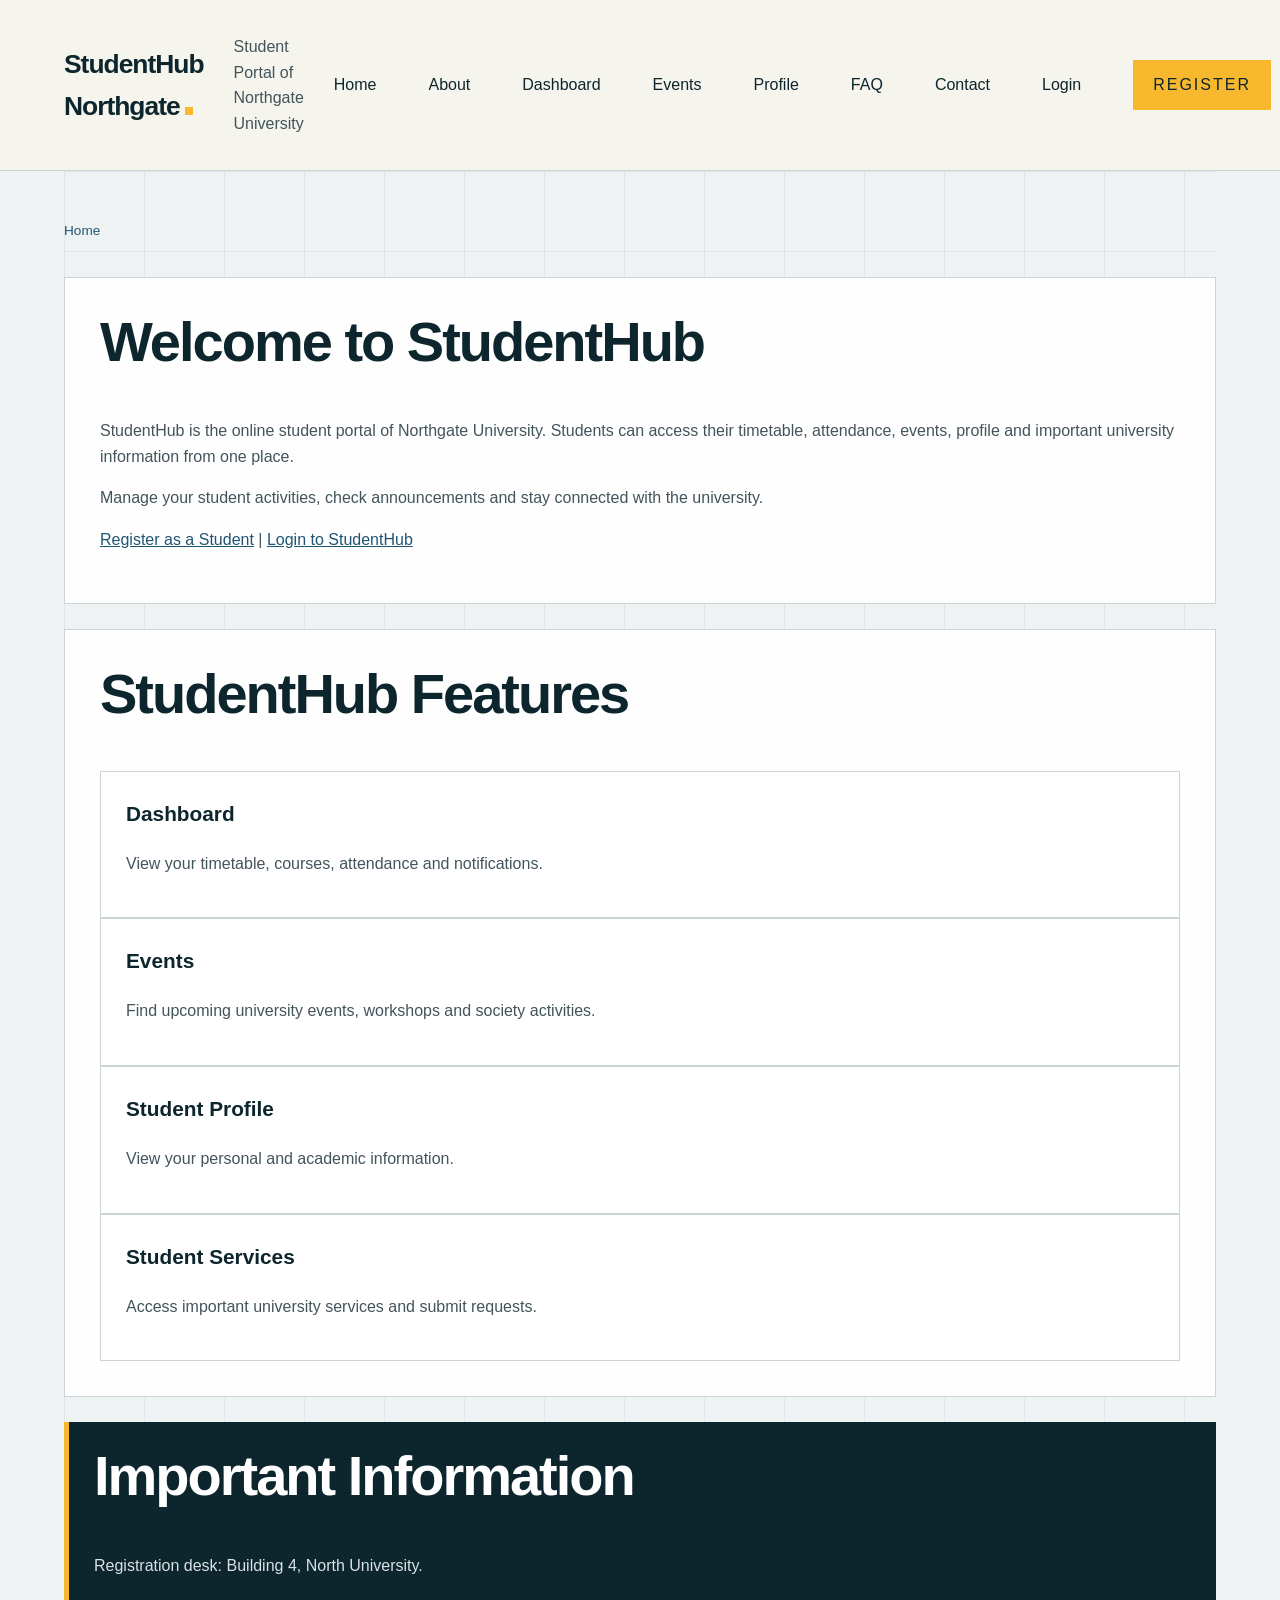
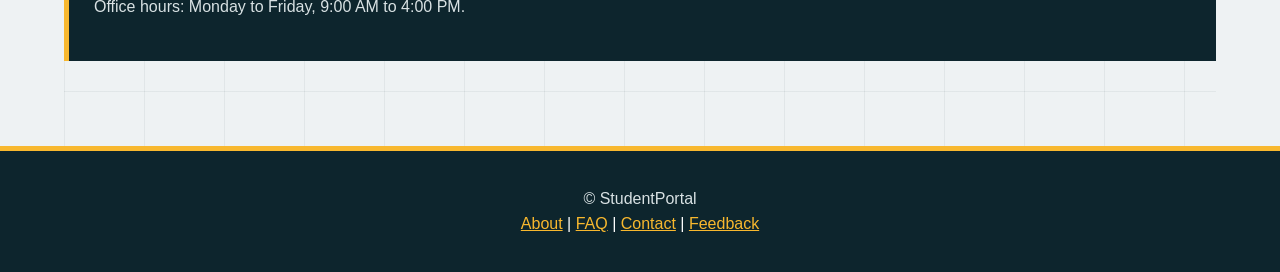
<file: index.html>
<!DOCTYPE html>
<html lang="en">

<head>
    <meta charset="UTF-8">
    <meta name="viewport" content="width=device-width, initial-scale=1.0">
    <title>StudentHub - Home</title>
    <link rel="stylesheet" href="css/style.css">
</head>

<body>

    <!-- Skip link for accessibility -->
    <a href="#main-content">Skip to main content</a>

    <!-- Header -->
    <header>
        <h1>StudentHub Northgate</h1>
        <p>Student Portal of Northgate University</p>

        <!-- Main Navigation -->
        <nav aria-label="Main Navigation">
            <a href="index.html">Home</a> |
            <a href="about.html">About</a> |
            <a href="dashboard.html">Dashboard</a> |
            <a href="events.html">Events</a> |
            <a href="profile.html">Profile</a> |
            <a href="faq.html">FAQ</a> |
            <a href="contact.html">Contact</a> |
            <a href="login.html">Login</a> |
            <a href="register.html">Register</a>
        </nav>
    </header>

    <!-- Main Content -->
    <main id="main-content">

        <!-- Breadcrumb -->
        <nav aria-label="Breadcrumb">
            <p>
                <a href="index.html">Home</a>
            </p>
        </nav>

        <!-- Welcome Section -->
        <section>
            <h2>Welcome to StudentHub</h2>

            <p>
                StudentHub is the online student portal of Northgate University.
                Students can access their timetable, attendance, events,
                profile and important university information from one place.
            </p>

            <p>
                Manage your student activities, check announcements and
                stay connected with the university.
            </p>

            <p>
                <a href="register.html">Register as a Student</a>
                |
                <a href="login.html">Login to StudentHub</a>
            </p>
        </section>

        <!-- Features -->
        <section>
            <h2>StudentHub Features</h2>

            <article>
                <h3>Dashboard</h3>
                <p>
                    View your timetable, courses, attendance and notifications.
                </p>
            </article>

            <article>
                <h3>Events</h3>
                <p>
                    Find upcoming university events, workshops and society
                    activities.
                </p>
            </article>

            <article>
                <h3>Student Profile</h3>
                <p>
                    View your personal and academic information.
                </p>
            </article>

            <article>
                <h3>Student Services</h3>
                <p>
                    Access important university services and submit requests.
                </p>
            </article>
        </section>

        <!-- Important Information -->
        <aside>
            <h2>Important Information</h2>

            <p>
                Registration desk: Building 4, North University.
            </p>

            <p>
                Office hours: Monday to Friday, 9:00 AM to 4:00 PM.
            </p>
        </aside>

    </main>

    <!-- Footer -->
    <footer>
        <p>&copy; StudentPortal</p>

        <nav aria-label="Footer Navigation">
            <a href="about.html">About</a> |
            <a href="faq.html">FAQ</a> |
            <a href="contact.html">Contact</a> |
            <a href="feedback.html">Feedback</a>
        </nav>
    </footer>

</body>

</html>
</file>
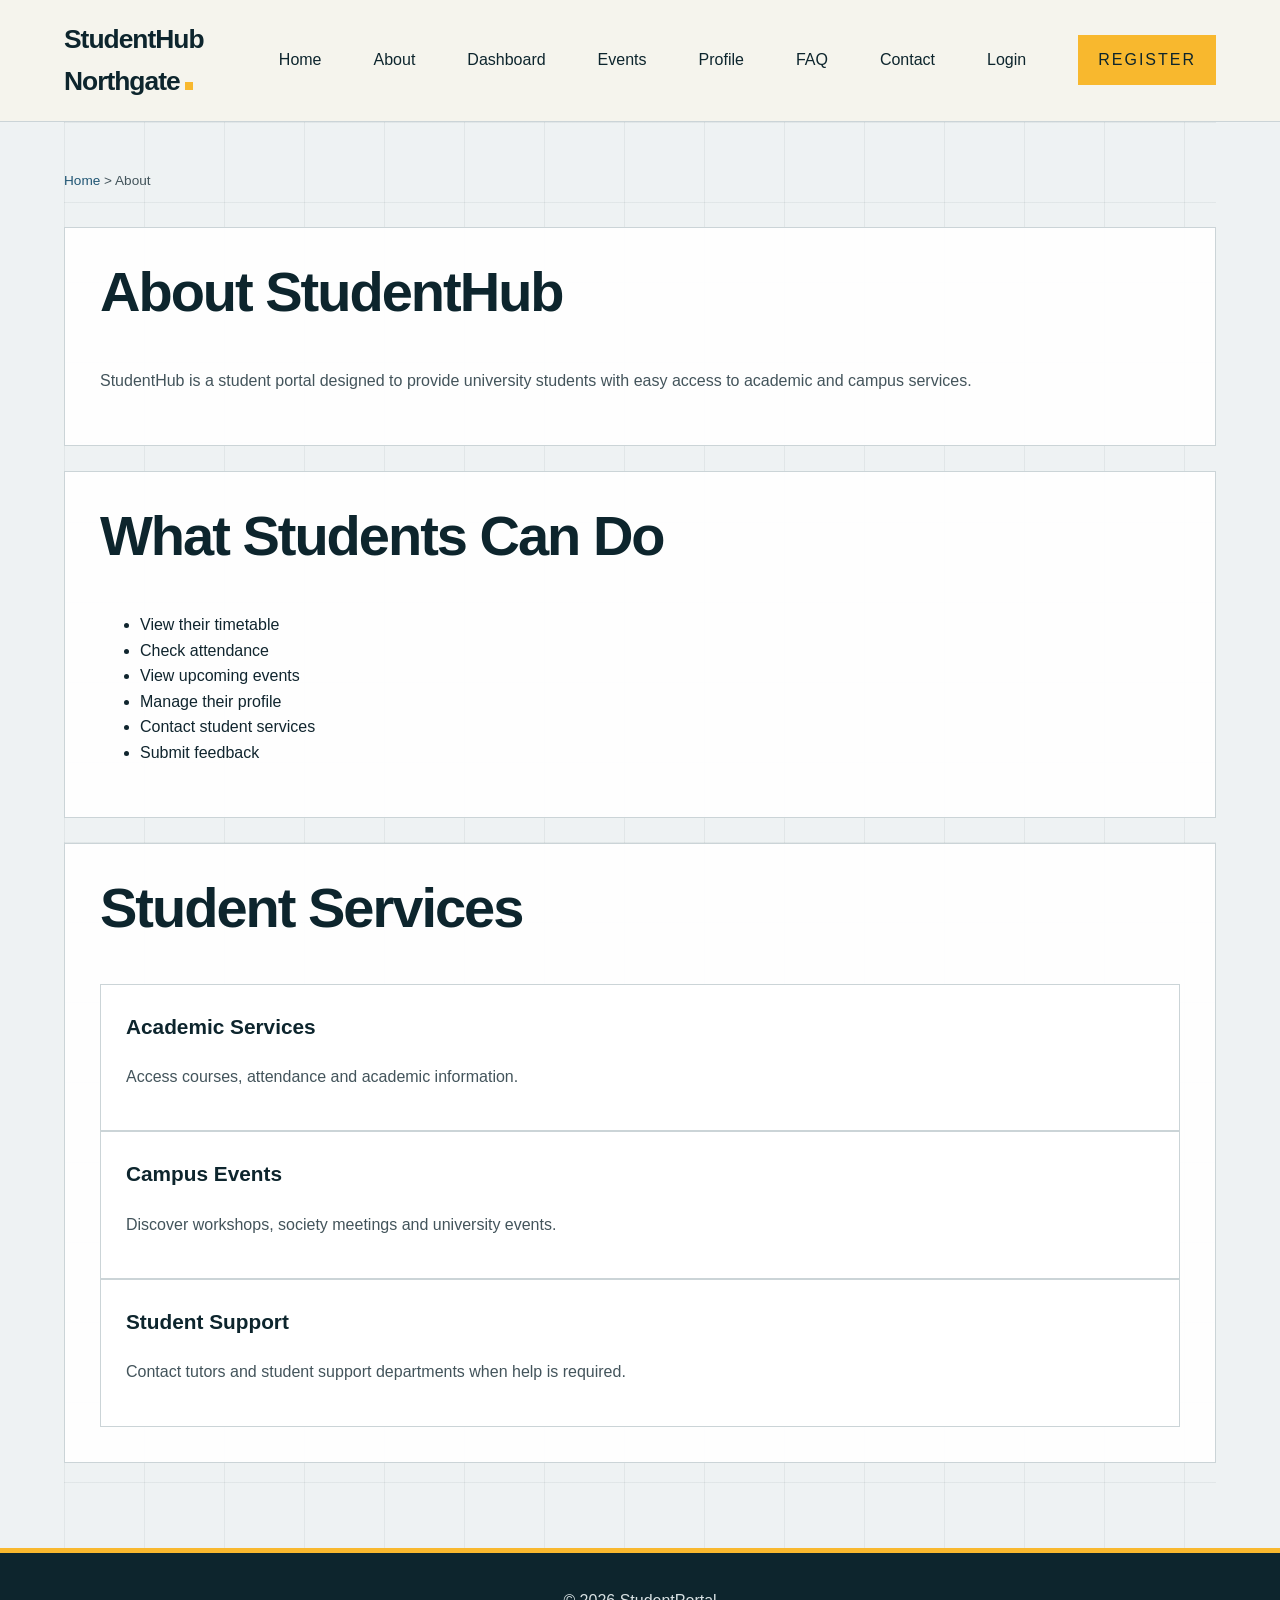
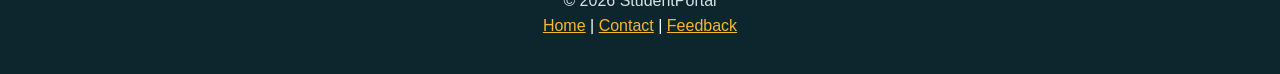
<file: about.html>
<!DOCTYPE html>
<html lang="en">

<head>
    <meta charset="UTF-8">
    <meta name="viewport" content="width=device-width, initial-scale=1.0">
    <title>About - StudentHub</title>
    <link rel="stylesheet" href="css/style.css">
</head>

<body>

    <a href="#main-content">Skip to main content</a>

    <header>
        <h1>StudentHub Northgate</h1>

        <nav aria-label="Main Navigation">
            <a href="index.html">Home</a> |
            <a href="about.html">About</a> |
            <a href="dashboard.html">Dashboard</a> |
            <a href="events.html">Events</a> |
            <a href="profile.html">Profile</a> |
            <a href="faq.html">FAQ</a> |
            <a href="contact.html">Contact</a> |
            <a href="login.html">Login</a> |
            <a href="register.html">Register</a>
        </nav>
    </header>

    <main id="main-content">

        <!-- Breadcrumb -->
        <nav aria-label="Breadcrumb">
            <p>
                <a href="index.html">Home</a> &gt; About
            </p>
        </nav>

        <section>
            <h2>About StudentHub</h2>

            <p>
                StudentHub is a student portal designed to provide
                university students with easy access to academic and
                campus services.
            </p>
        </section>

        <section>
            <h2>What Students Can Do</h2>

            <ul>
                <li>View their timetable</li>
                <li>Check attendance</li>
                <li>View upcoming events</li>
                <li>Manage their profile</li>
                <li>Contact student services</li>
                <li>Submit feedback</li>
            </ul>
        </section>

        <section>
            <h2>Student Services</h2>

            <article>
                <h3>Academic Services</h3>
                <p>
                    Access courses, attendance and academic information.
                </p>
            </article>

            <article>
                <h3>Campus Events</h3>
                <p>
                    Discover workshops, society meetings and university events.
                </p>
            </article>

            <article>
                <h3>Student Support</h3>
                <p>
                    Contact tutors and student support departments when help
                    is required.
                </p>
            </article>
        </section>

    </main>

    <footer>
        <p>&copy; 2026 StudentPortal</p>

        <nav aria-label="Footer Navigation">
            <a href="index.html">Home</a> |
            <a href="contact.html">Contact</a> |
            <a href="feedback.html">Feedback</a>
        </nav>
    </footer>

</body>

</html>
</file>
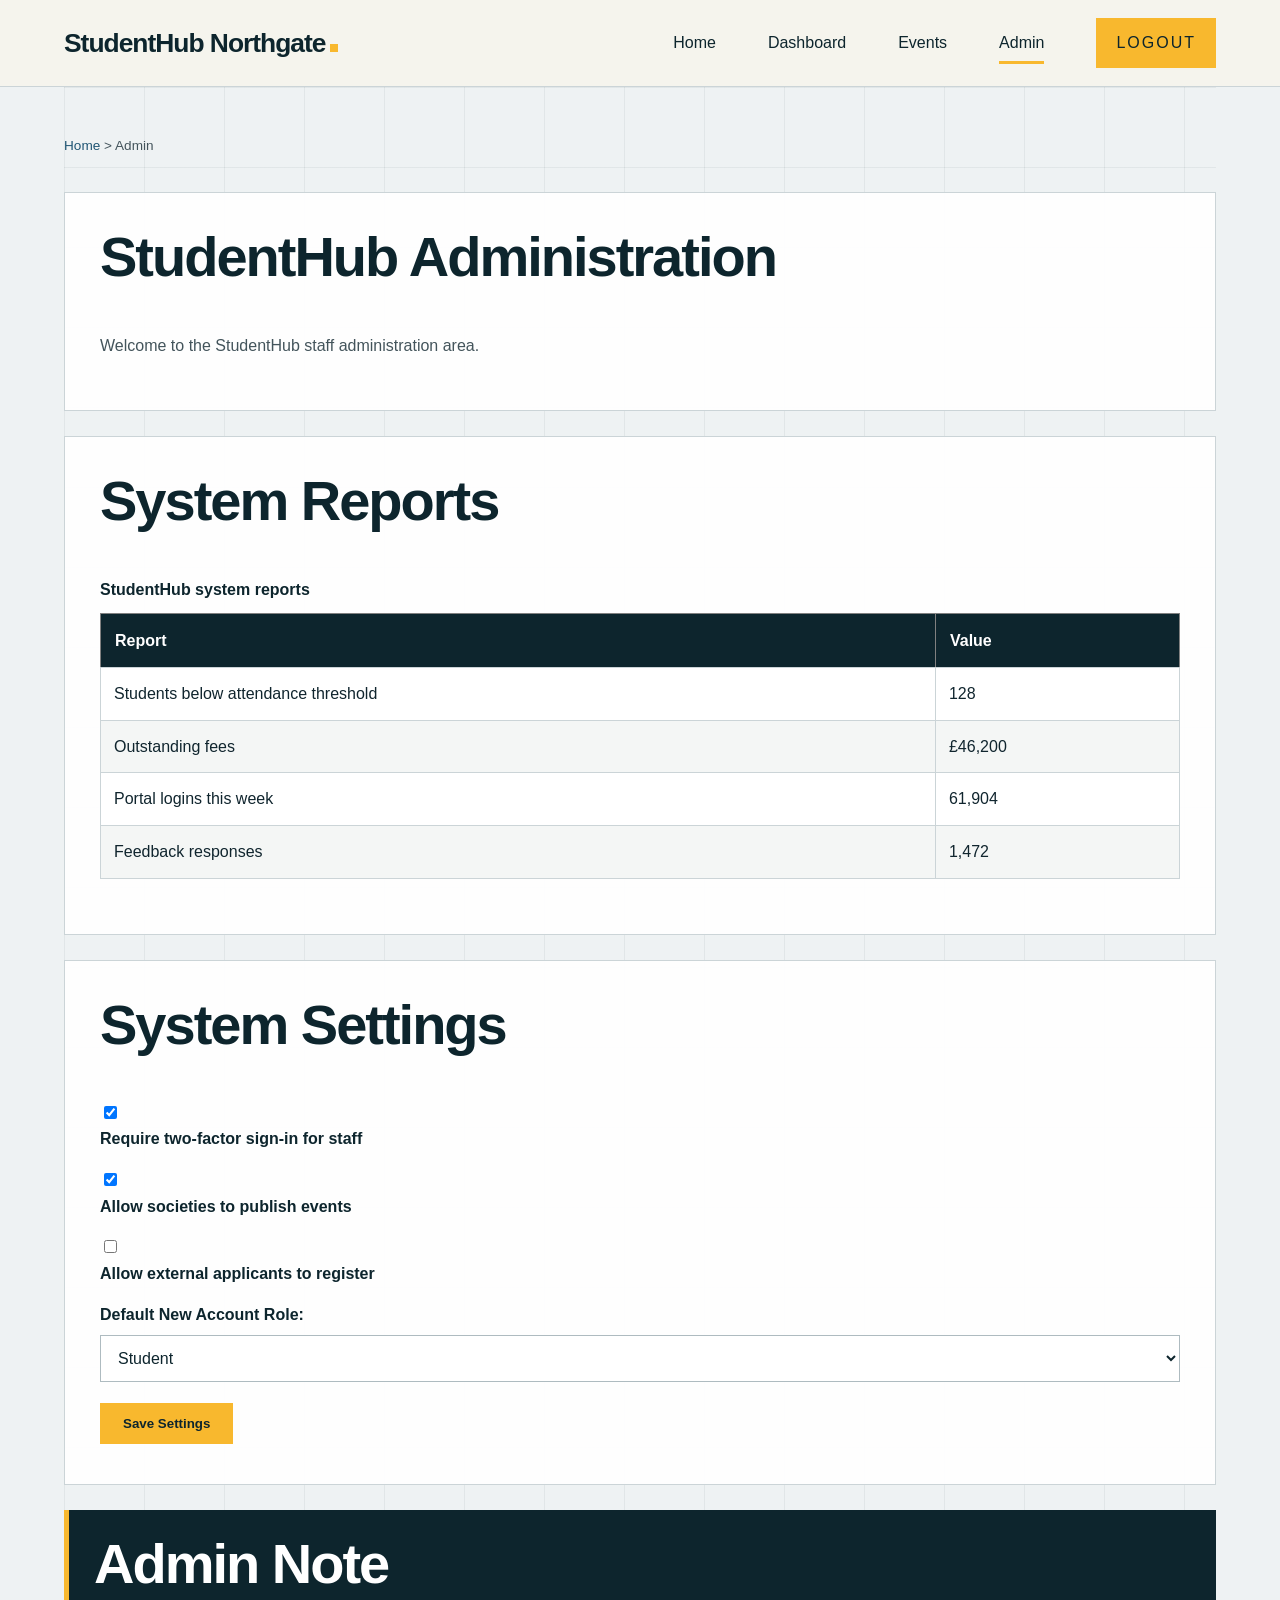
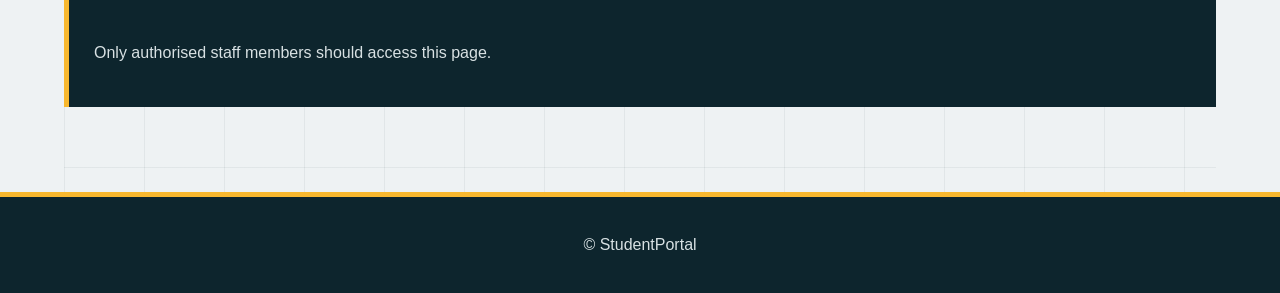
<file: admin.html>
<!DOCTYPE html>
<html lang="en">

<head>
    <meta charset="UTF-8">
    <meta name="viewport" content="width=device-width, initial-scale=1.0">
    <title>Admin - StudentHub</title>
    <link rel="stylesheet" href="css/style.css">
</head>

<body>

    <a href="#main-content">Skip to main content</a>

    <header>
        <h1>StudentHub Northgate</h1>

        <nav aria-label="Admin Navigation">
            <a href="index.html">Home</a> |
            <a href="dashboard.html">Dashboard</a> |
            <a href="events.html">Events</a> |
            <a href="admin.html" aria-current="page">Admin</a> |
            <a href="login.html">Logout</a>
        </nav>
    </header>

    <main id="main-content">

        <nav aria-label="Breadcrumb">
            <p>
                <a href="index.html">Home</a> &gt; Admin
            </p>
        </nav>

        <section>
            <h2>StudentHub Administration</h2>

            <p>
                Welcome to the StudentHub staff administration area.
            </p>
        </section>

        <section>
            <h2>System Reports</h2>

            <table border="1">
                <caption>StudentHub system reports</caption>

                <thead>
                    <tr>
                        <th>Report</th>
                        <th>Value</th>
                    </tr>
                </thead>

                <tbody>
                    <tr>
                        <td>Students below attendance threshold</td>
                        <td>128</td>
                    </tr>

                    <tr>
                        <td>Outstanding fees</td>
                        <td>£46,200</td>
                    </tr>

                    <tr>
                        <td>Portal logins this week</td>
                        <td>61,904</td>
                    </tr>

                    <tr>
                        <td>Feedback responses</td>
                        <td>1,472</td>
                    </tr>
                </tbody>
            </table>
        </section>

        <section>
            <h2>System Settings</h2>

            <form>

                <p>
                    <input type="checkbox" id="two-factor" name="two-factor" checked>

                    <label for="two-factor">
                        Require two-factor sign-in for staff
                    </label>
                </p>

                <p>
                    <input type="checkbox" id="events" name="events" checked>

                    <label for="events">
                        Allow societies to publish events
                    </label>
                </p>

                <p>
                    <input type="checkbox" id="registration" name="registration">

                    <label for="registration">
                        Allow external applicants to register
                    </label>
                </p>

                <p>
                    <label for="role">Default New Account Role:</label>

                    <select id="role" name="role">
                        <option>Student</option>
                        <option>Tutor</option>
                        <option>Registry</option>
                    </select>
                </p>

                <button type="submit">Save Settings</button>

            </form>
        </section>

        <aside>
            <h2>Admin Note</h2>
            <p>
                Only authorised staff members should access this page.
            </p>
        </aside>

    </main>

    <footer>
        <p>&copy; StudentPortal</p>
    </footer>

</body>

</html>
</file>
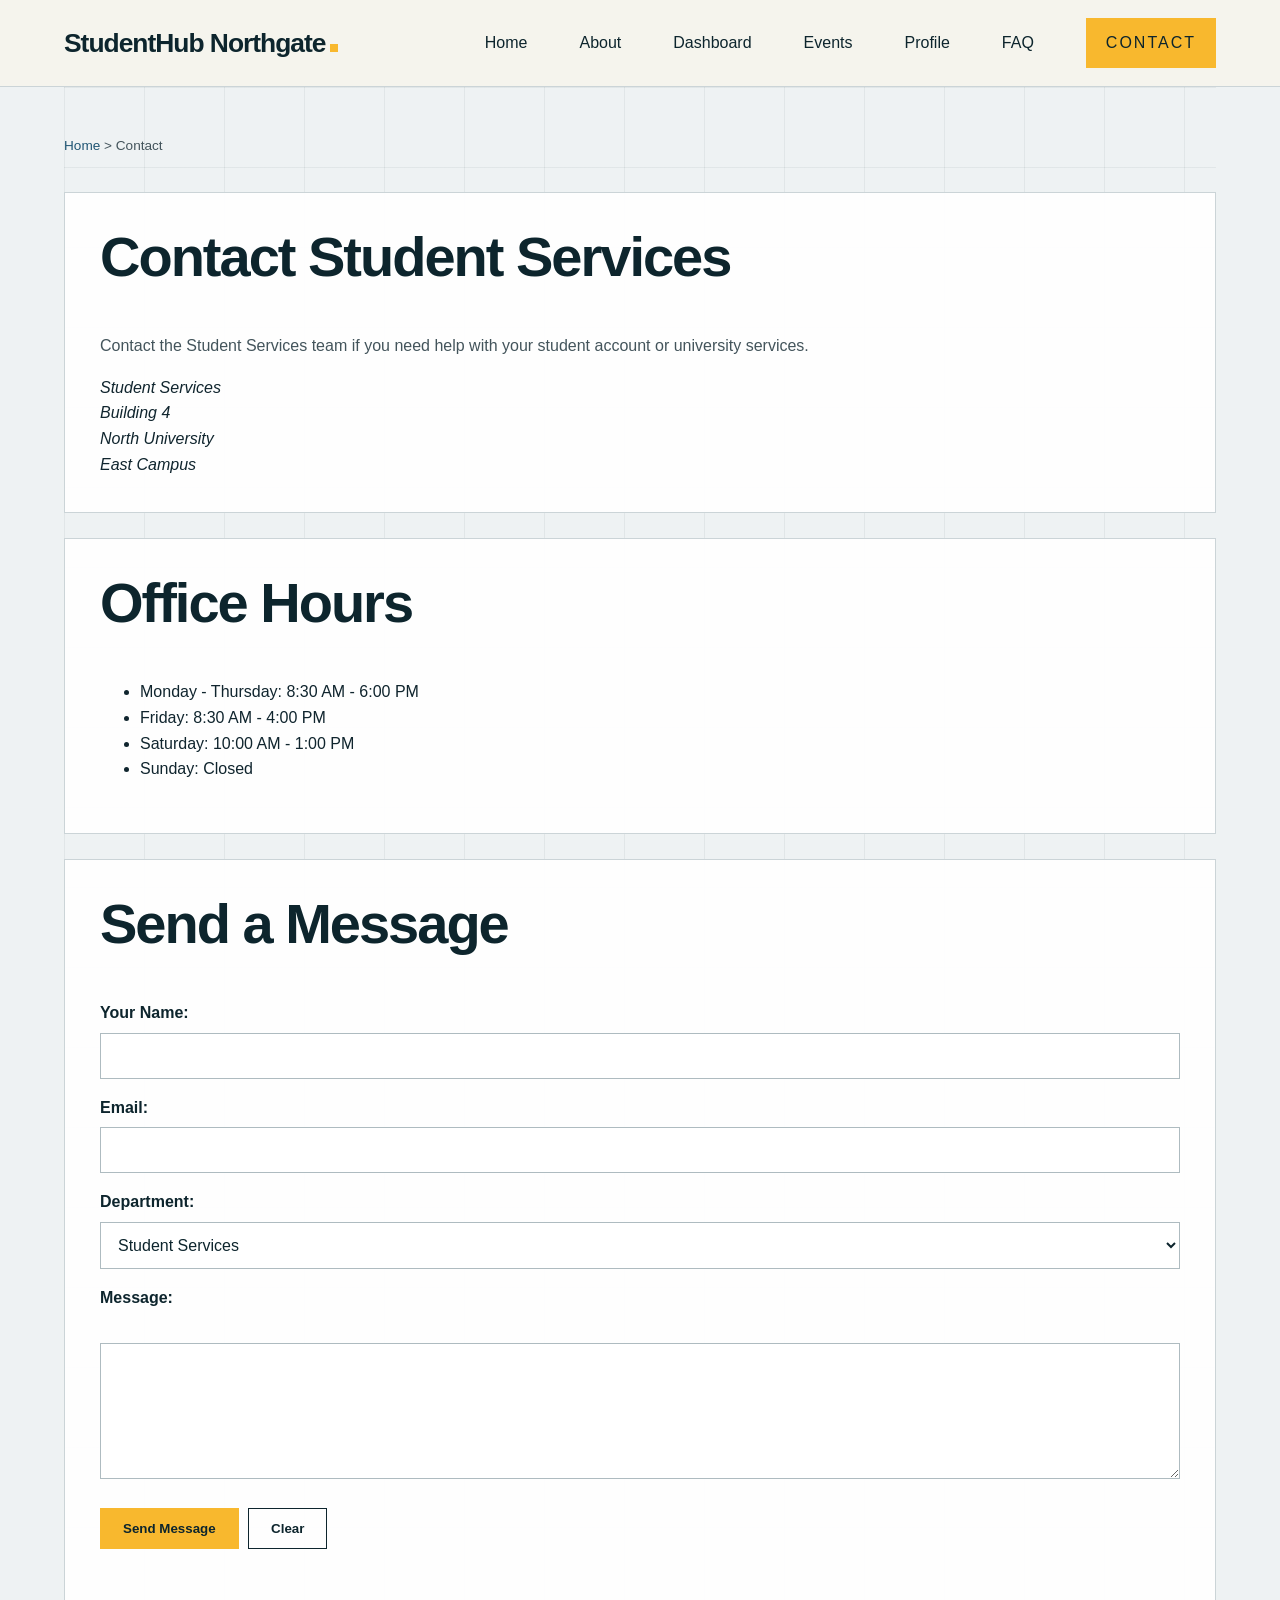
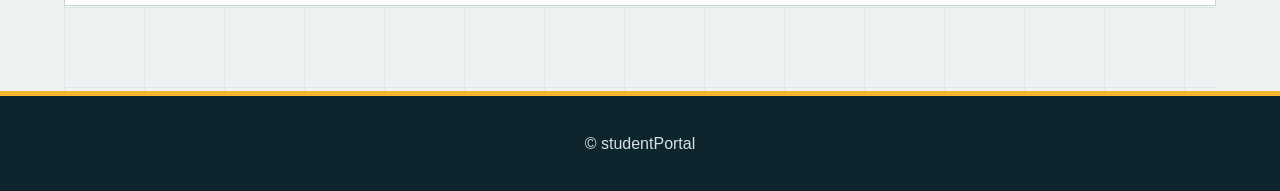
<file: contact.html>
<!DOCTYPE html>
<html lang="en">

<head>
    <meta charset="UTF-8">
    <meta name="viewport" content="width=device-width, initial-scale=1.0">
    <title>Contact - StudentHub</title>
    <link rel="stylesheet" href="css/style.css">
</head>

<body>

    <a href="#main-content">Skip to main content</a>

    <header>
        <h1>StudentHub Northgate</h1>

        <nav aria-label="Main Navigation">
            <a href="index.html">Home</a> |
            <a href="about.html">About</a> |
            <a href="dashboard.html">Dashboard</a> |
            <a href="events.html">Events</a> |
            <a href="profile.html">Profile</a> |
            <a href="faq.html">FAQ</a> |
            <a href="contact.html" aria-current="page">Contact</a>
        </nav>
    </header>

    <main id="main-content">

        <nav aria-label="Breadcrumb">
            <p>
                <a href="index.html">Home</a> &gt; Contact
            </p>
        </nav>

        <section>
            <h2>Contact Student Services</h2>

            <p>
                Contact the Student Services team if you need help
                with your student account or university services.
            </p>

            <address>
                Student Services<br>
                Building 4<br>
                North University<br>
                East Campus
            </address>
        </section>

        <section>
            <h2>Office Hours</h2>

            <ul>
                <li>Monday - Thursday: 8:30 AM - 6:00 PM</li>
                <li>Friday: 8:30 AM - 4:00 PM</li>
                <li>Saturday: 10:00 AM - 1:00 PM</li>
                <li>Sunday: Closed</li>
            </ul>
        </section>

        <section>
            <h2>Send a Message</h2>

            <form>

                <p>
                    <label for="name">Your Name:</label>
                    <input type="text" id="name" name="name" required>
                </p>

                <p>
                    <label for="email">Email:</label>
                    <input type="email" id="email" name="email" required>
                </p>

                <p>
                    <label for="department">Department:</label>

                    <select id="department" name="department">
                        <option value="student-services">Student Services</option>
                        <option value="academic">Academic Office</option>
                        <option value="library">Library</option>
                        <option value="accounts">Accounts Office</option>
                    </select>
                </p>

                <p>
                    <label for="message">Message:</label>
                    <br>
                    <textarea id="message" name="message" rows="6" cols="40" required></textarea>
                </p>

                <p>
                    <button type="submit">Send Message</button>
                    <button type="reset">Clear</button>
                </p>

            </form>
        </section>

    </main>

    <footer>
        <p>&copy; studentPortal</p>
    </footer>

</body>

</html>
</file>
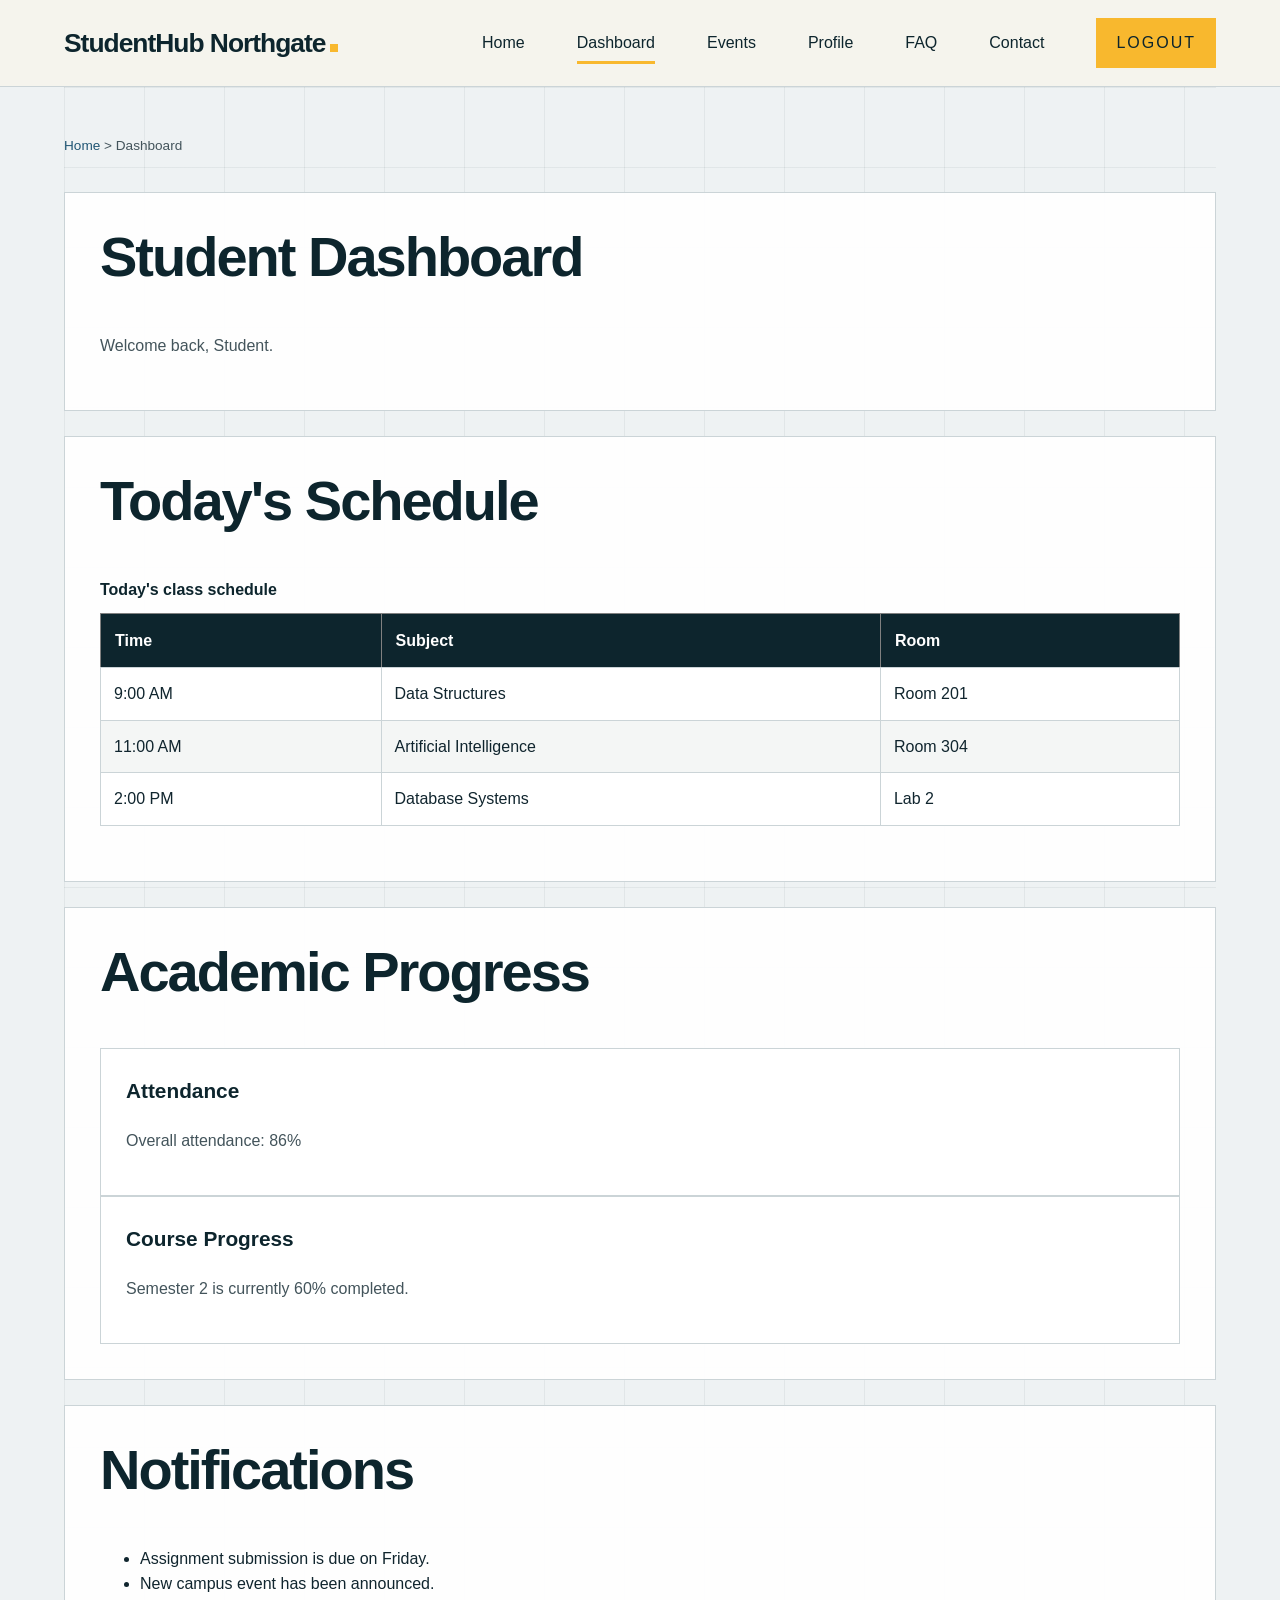
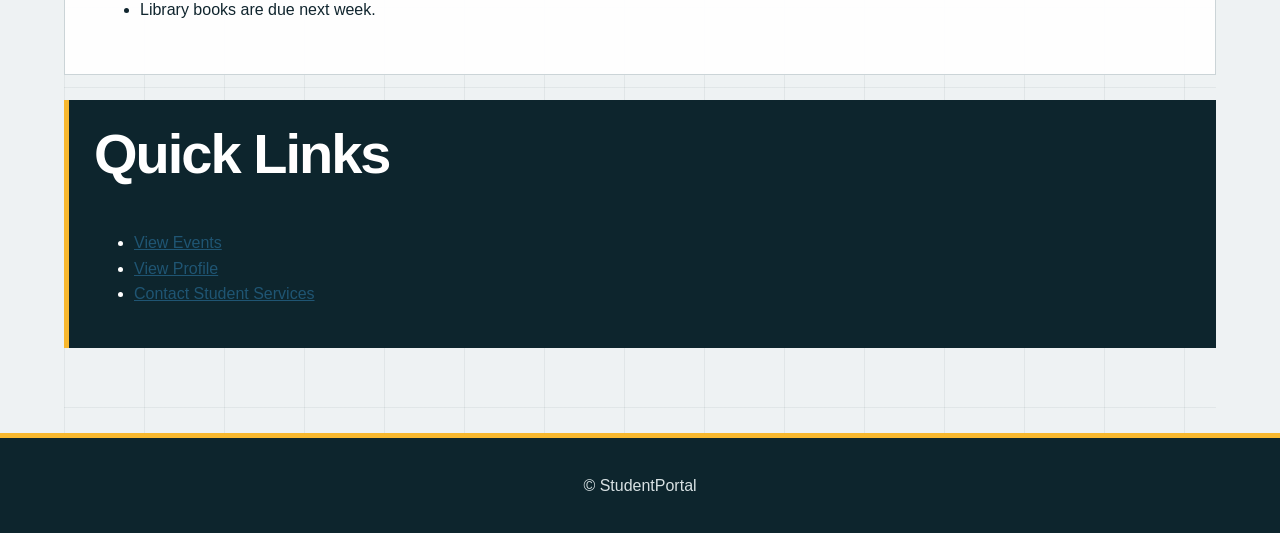
<file: dashboard.html>
<!DOCTYPE html>
<html lang="en">

<head>
    <meta charset="UTF-8">
    <meta name="viewport" content="width=device-width, initial-scale=1.0">
    <title>Dashboard - StudentHub</title>
    <link rel="stylesheet" href="css/style.css">
</head>

<body>

    <a href="#main-content">Skip to main content</a>

    <header>
        <h1>StudentHub Northgate</h1>

        <nav aria-label="Main Navigation">
            <a href="index.html">Home</a> |
            <a href="dashboard.html" aria-current="page">Dashboard</a> |
            <a href="events.html">Events</a> |
            <a href="profile.html">Profile</a> |
            <a href="faq.html">FAQ</a> |
            <a href="contact.html">Contact</a> |
            <a href="login.html">Logout</a>
        </nav>
    </header>

    <main id="main-content">

        <nav aria-label="Breadcrumb">
            <p>
                <a href="index.html">Home</a> &gt; Dashboard
            </p>
        </nav>

        <section>
            <h2>Student Dashboard</h2>

            <p>Welcome back, Student.</p>
        </section>

        <section>
            <h2>Today's Schedule</h2>

            <table border="1">
                <caption>Today's class schedule</caption>

                <thead>
                    <tr>
                        <th>Time</th>
                        <th>Subject</th>
                        <th>Room</th>
                    </tr>
                </thead>

                <tbody>
                    <tr>
                        <td>9:00 AM</td>
                        <td>Data Structures</td>
                        <td>Room 201</td>
                    </tr>

                    <tr>
                        <td>11:00 AM</td>
                        <td>Artificial Intelligence</td>
                        <td>Room 304</td>
                    </tr>

                    <tr>
                        <td>2:00 PM</td>
                        <td>Database Systems</td>
                        <td>Lab 2</td>
                    </tr>
                </tbody>
            </table>
        </section>

        <section>
            <h2>Academic Progress</h2>

            <article>
                <h3>Attendance</h3>
                <p>Overall attendance: 86%</p>
            </article>

            <article>
                <h3>Course Progress</h3>
                <p>Semester 2 is currently 60% completed.</p>
            </article>
        </section>

        <section>
            <h2>Notifications</h2>

            <ul>
                <li>Assignment submission is due on Friday.</li>
                <li>New campus event has been announced.</li>
                <li>Library books are due next week.</li>
            </ul>
        </section>

        <aside>
            <h2>Quick Links</h2>

            <ul>
                <li><a href="events.html">View Events</a></li>
                <li><a href="profile.html">View Profile</a></li>
                <li><a href="contact.html">Contact Student Services</a></li>
            </ul>
        </aside>

    </main>

    <footer>
        <p>&copy; StudentPortal</p>
    </footer>

</body>

</html>
</file>
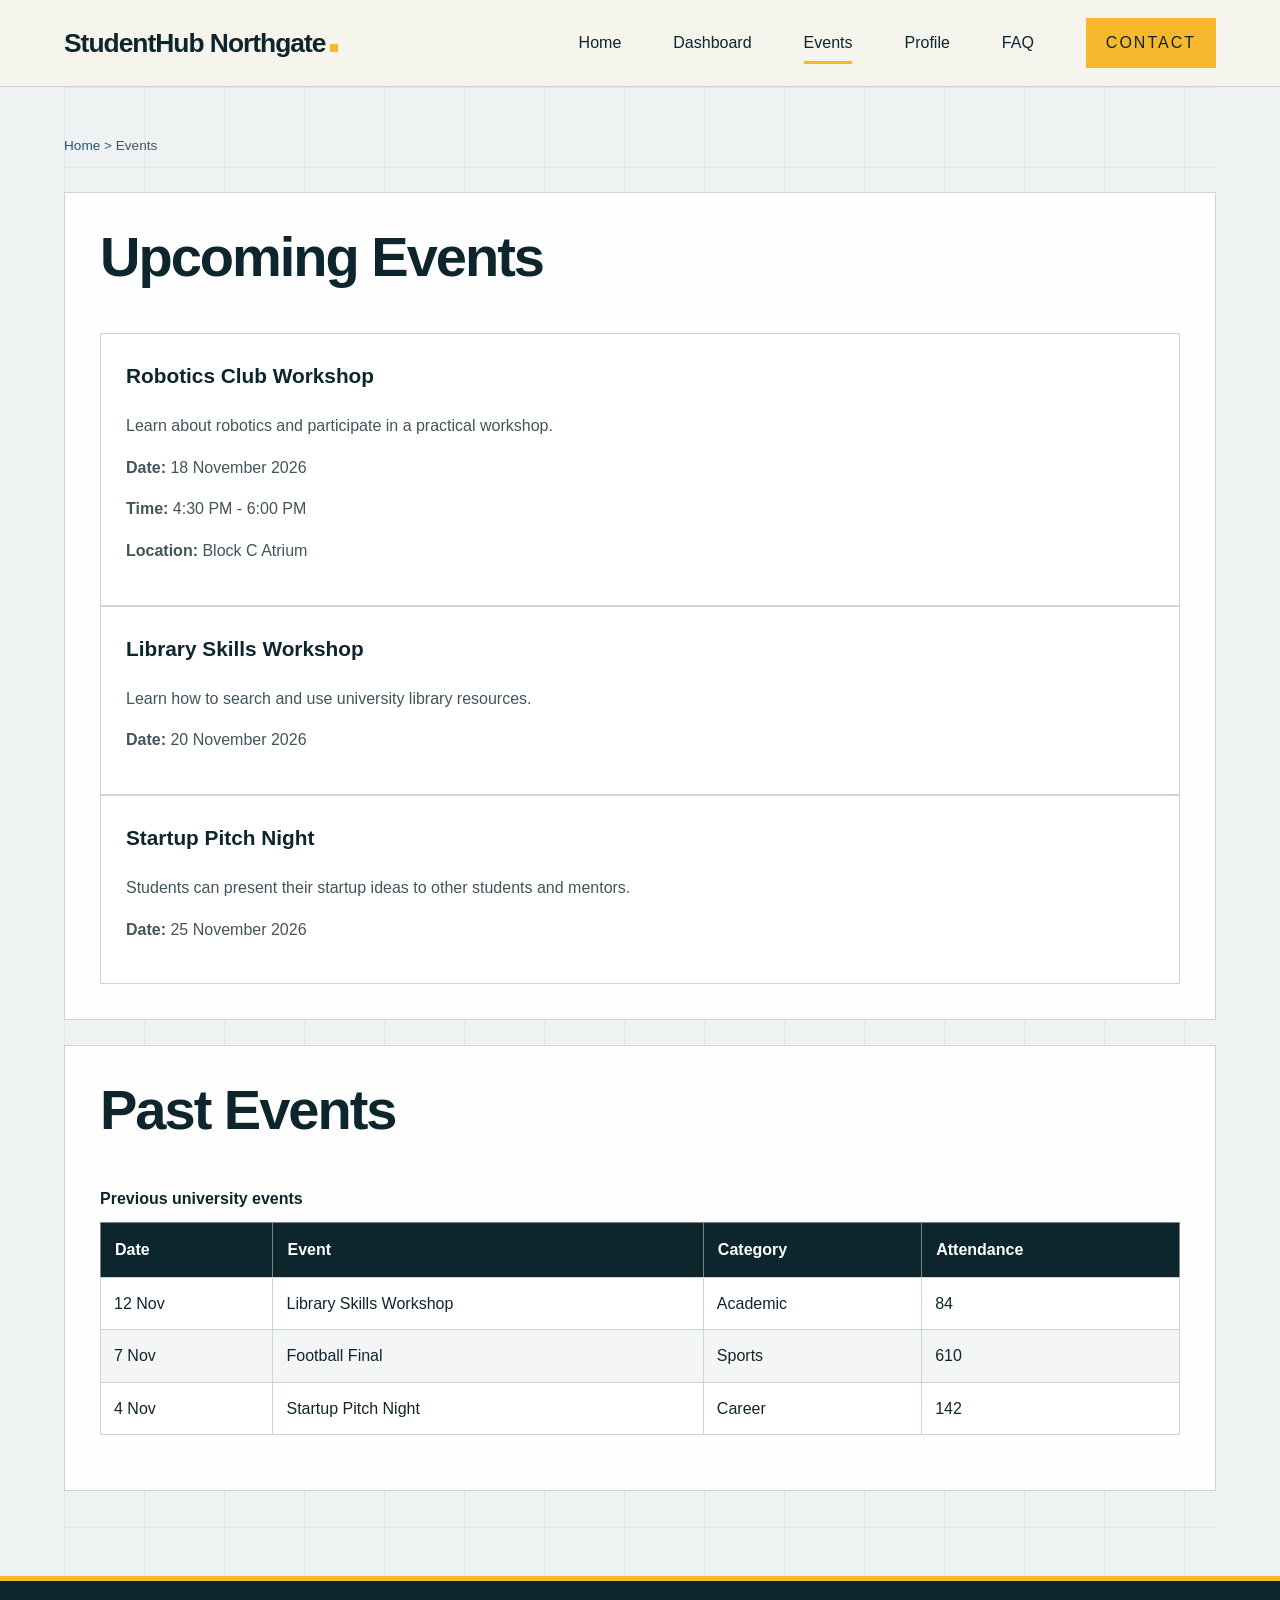
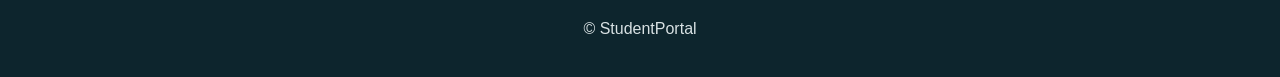
<file: events.html>
<!DOCTYPE html>
<html lang="en">

<head>
    <meta charset="UTF-8">
    <meta name="viewport" content="width=device-width, initial-scale=1.0">
    <title>Events - StudentHub</title>
    <link rel="stylesheet" href="css/style.css">
</head>

<body>

    <a href="#main-content">Skip to main content</a>

    <header>
        <h1>StudentHub Northgate</h1>

        <nav aria-label="Main Navigation">
            <a href="index.html">Home</a> |
            <a href="dashboard.html">Dashboard</a> |
            <a href="events.html" aria-current="page">Events</a> |
            <a href="profile.html">Profile</a> |
            <a href="faq.html">FAQ</a> |
            <a href="contact.html">Contact</a>
        </nav>
    </header>

    <main id="main-content">

        <nav aria-label="Breadcrumb">
            <p>
                <a href="index.html">Home</a> &gt; Events
            </p>
        </nav>

        <section>
            <h2>Upcoming Events</h2>

            <article>
                <h3>Robotics Club Workshop</h3>

                <p>
                    Learn about robotics and participate in a practical workshop.
                </p>

                <p>
                    <strong>Date:</strong> 18 November 2026
                </p>

                <p>
                    <strong>Time:</strong> 4:30 PM - 6:00 PM
                </p>

                <p>
                    <strong>Location:</strong> Block C Atrium
                </p>
            </article>

            <article>
                <h3>Library Skills Workshop</h3>

                <p>
                    Learn how to search and use university library resources.
                </p>

                <p>
                    <strong>Date:</strong> 20 November 2026
                </p>
            </article>

            <article>
                <h3>Startup Pitch Night</h3>

                <p>
                    Students can present their startup ideas to other students
                    and mentors.
                </p>

                <p>
                    <strong>Date:</strong> 25 November 2026
                </p>
            </article>
        </section>

        <section>
            <h2>Past Events</h2>

            <table border="1">
                <caption>Previous university events</caption>

                <thead>
                    <tr>
                        <th>Date</th>
                        <th>Event</th>
                        <th>Category</th>
                        <th>Attendance</th>
                    </tr>
                </thead>

                <tbody>
                    <tr>
                        <td>12 Nov</td>
                        <td>Library Skills Workshop</td>
                        <td>Academic</td>
                        <td>84</td>
                    </tr>

                    <tr>
                        <td>7 Nov</td>
                        <td>Football Final</td>
                        <td>Sports</td>
                        <td>610</td>
                    </tr>

                    <tr>
                        <td>4 Nov</td>
                        <td>Startup Pitch Night</td>
                        <td>Career</td>
                        <td>142</td>
                    </tr>
                </tbody>
            </table>
        </section>

    </main>

    <footer>
        <p>&copy; StudentPortal</p>
    </footer>

</body>

</html>
</file>
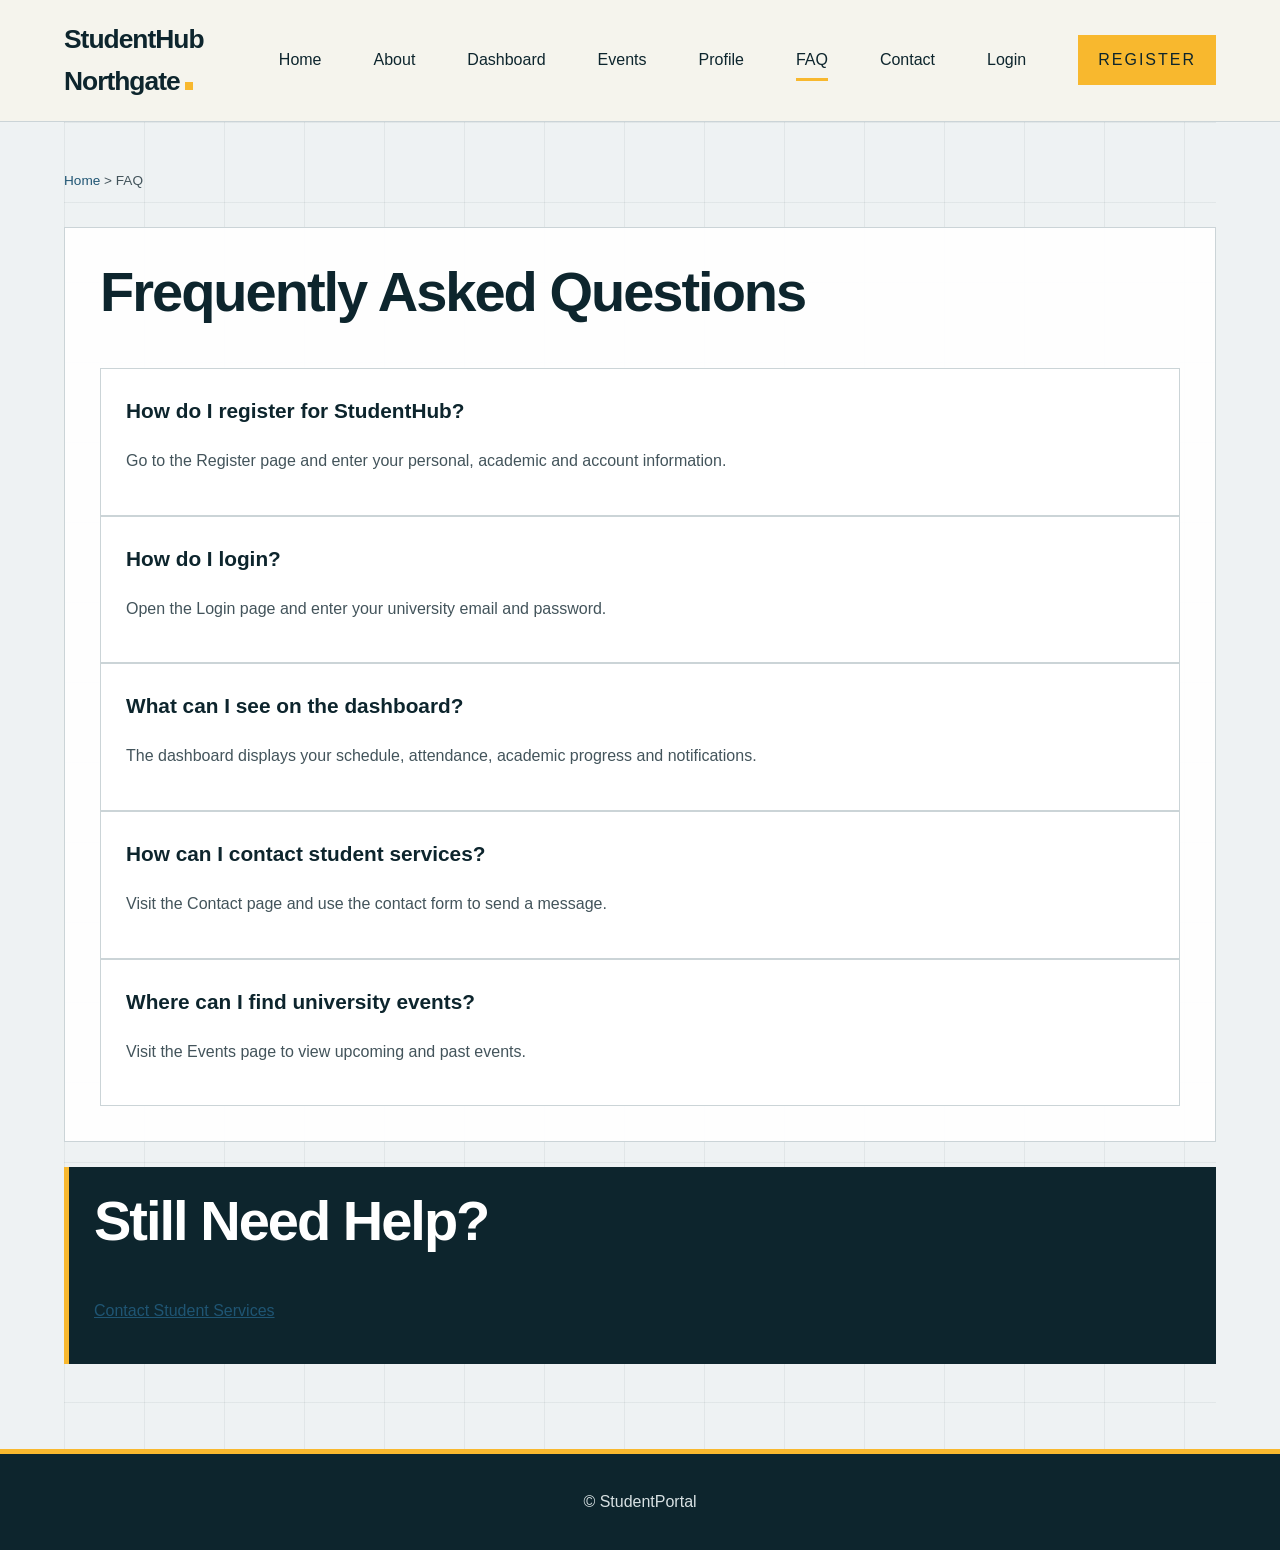
<file: faq.html>
<!DOCTYPE html>
<html lang="en">

<head>
    <meta charset="UTF-8">
    <meta name="viewport" content="width=device-width, initial-scale=1.0">
    <title>FAQ - StudentHub</title>
    <link rel="stylesheet" href="css/style.css">
</head>

<body>

    <a href="#main-content">Skip to main content</a>

    <header>
        <h1>StudentHub Northgate</h1>

        <nav aria-label="Main Navigation">
            <a href="index.html">Home</a> |
            <a href="about.html">About</a> |
            <a href="dashboard.html">Dashboard</a> |
            <a href="events.html">Events</a> |
            <a href="profile.html">Profile</a> |
            <a href="faq.html" aria-current="page">FAQ</a> |
            <a href="contact.html">Contact</a> |
            <a href="login.html">Login</a> |
            <a href="register.html">Register</a>
        </nav>
    </header>

    <main id="main-content">

        <nav aria-label="Breadcrumb">
            <p>
                <a href="index.html">Home</a> &gt; FAQ
            </p>
        </nav>

        <section>
            <h2>Frequently Asked Questions</h2>

            <article>
                <h3>How do I register for StudentHub?</h3>

                <p>
                    Go to the Register page and enter your personal,
                    academic and account information.
                </p>
            </article>

            <article>
                <h3>How do I login?</h3>

                <p>
                    Open the Login page and enter your university email
                    and password.
                </p>
            </article>

            <article>
                <h3>What can I see on the dashboard?</h3>

                <p>
                    The dashboard displays your schedule, attendance,
                    academic progress and notifications.
                </p>
            </article>

            <article>
                <h3>How can I contact student services?</h3>

                <p>
                    Visit the Contact page and use the contact form
                    to send a message.
                </p>
            </article>

            <article>
                <h3>Where can I find university events?</h3>

                <p>
                    Visit the Events page to view upcoming and past events.
                </p>
            </article>
        </section>

        <aside>
            <h2>Still Need Help?</h2>

            <p>
                <a href="contact.html">Contact Student Services</a>
            </p>
        </aside>

    </main>

    <footer>
        <p>&copy; StudentPortal</p>
    </footer>

</body>

</html>
</file>
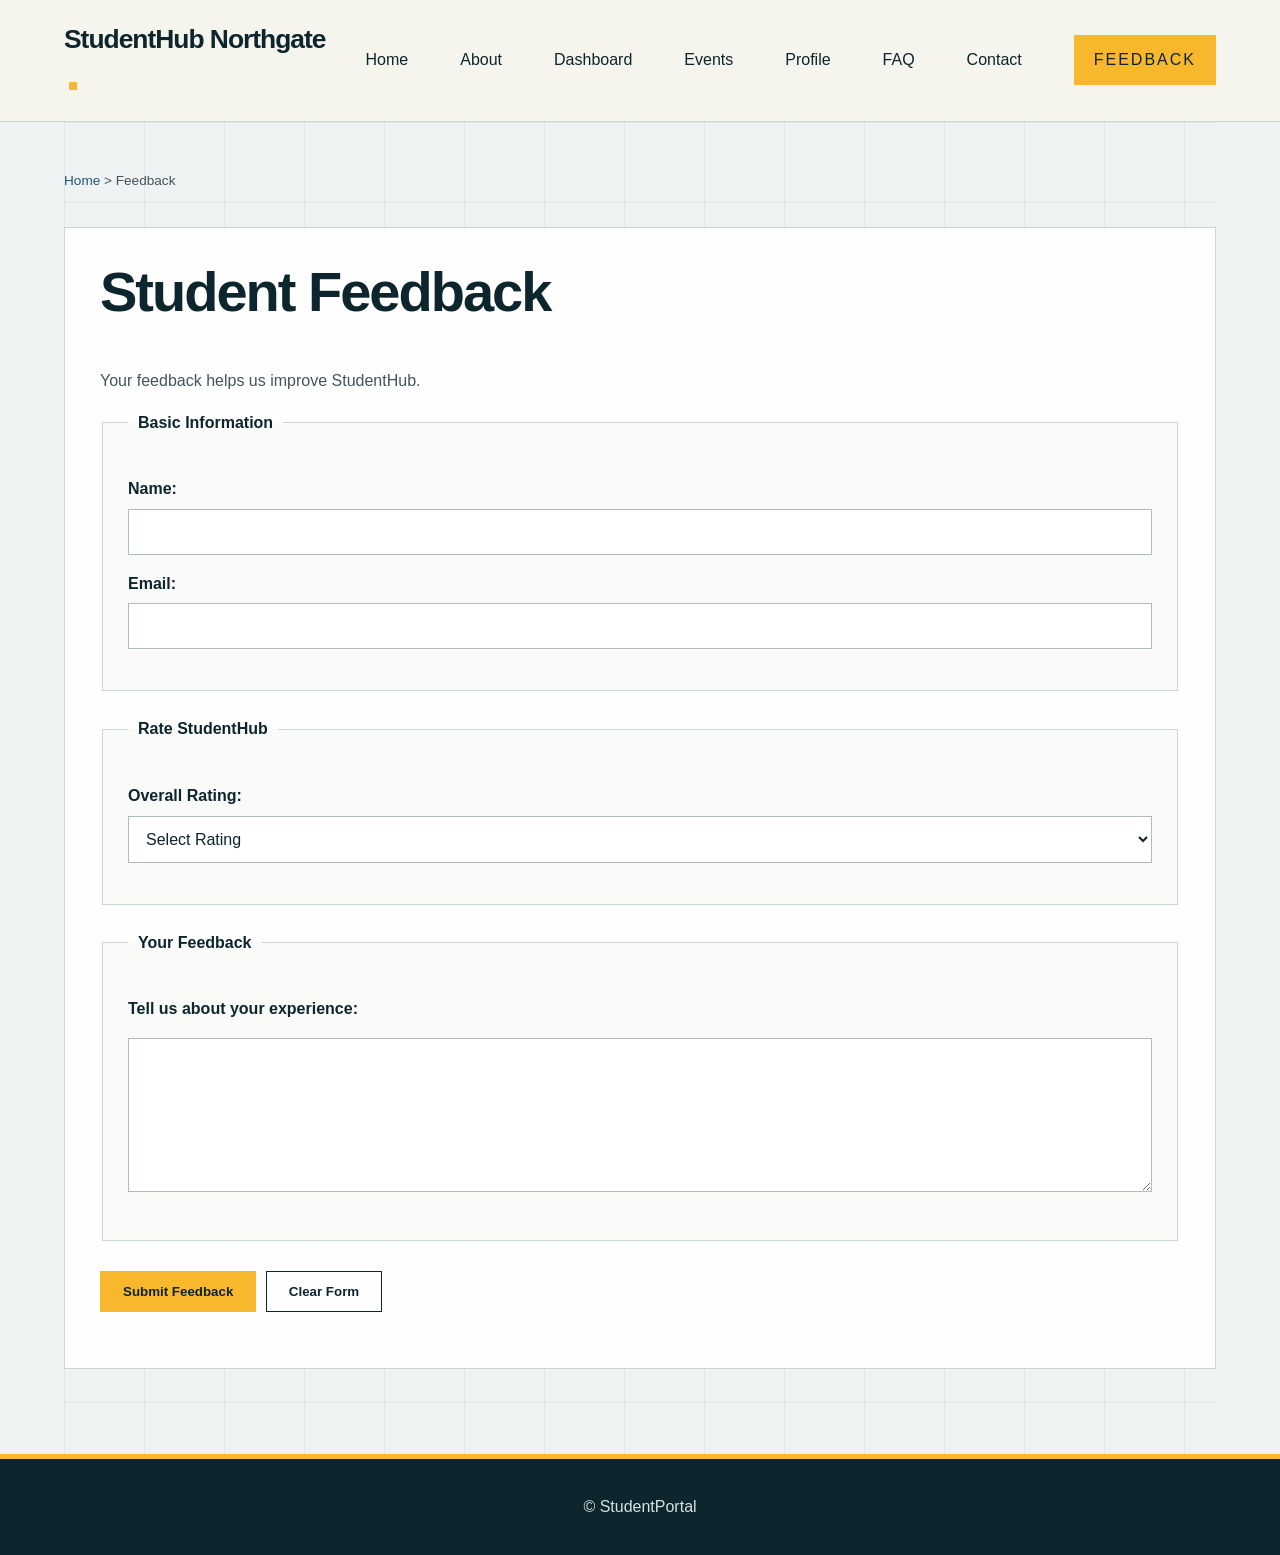
<file: feedback.html>
<!DOCTYPE html>
<html lang="en">

<head>
    <meta charset="UTF-8">
    <meta name="viewport" content="width=device-width, initial-scale=1.0">
    <title>Feedback - StudentHub</title>
    <link rel="stylesheet" href="css/style.css">
</head>

<body>

    <a href="#main-content">Skip to main content</a>

    <header>
        <h1>StudentHub Northgate</h1>

        <nav aria-label="Main Navigation">
            <a href="index.html">Home</a> |
            <a href="about.html">About</a> |
            <a href="dashboard.html">Dashboard</a> |
            <a href="events.html">Events</a> |
            <a href="profile.html">Profile</a> |
            <a href="faq.html">FAQ</a> |
            <a href="contact.html">Contact</a> |
            <a href="feedback.html" aria-current="page">Feedback</a>
        </nav>
    </header>

    <main id="main-content">

        <nav aria-label="Breadcrumb">
            <p>
                <a href="index.html">Home</a> &gt; Feedback
            </p>
        </nav>

        <section>
            <h2>Student Feedback</h2>

            <p>
                Your feedback helps us improve StudentHub.
            </p>

            <form>

                <fieldset>
                    <legend>Basic Information</legend>

                    <p>
                        <label for="name">Name:</label>
                        <input type="text" id="name" name="name">
                    </p>

                    <p>
                        <label for="email">Email:</label>
                        <input type="email" id="email" name="email">
                    </p>
                </fieldset>

                <fieldset>
                    <legend>Rate StudentHub</legend>

                    <p>
                        <label for="rating">Overall Rating:</label>

                        <select id="rating" name="rating">
                            <option value="">Select Rating</option>
                            <option value="5">Excellent</option>
                            <option value="4">Very Good</option>
                            <option value="3">Good</option>
                            <option value="2">Needs Improvement</option>
                            <option value="1">Poor</option>
                        </select>
                    </p>
                </fieldset>

                <fieldset>
                    <legend>Your Feedback</legend>

                    <p>
                        <label for="feedback">
                            Tell us about your experience:
                        </label>
                    </p>

                    <p>
                        <textarea id="feedback" name="feedback" rows="7" cols="50" required></textarea>
                    </p>
                </fieldset>

                <p>
                    <button type="submit">Submit Feedback</button>
                    <button type="reset">Clear Form</button>
                </p>

            </form>
        </section>

    </main>

    <footer>
        <p>&copy; StudentPortal</p>
    </footer>

</body>

</html>
</file>
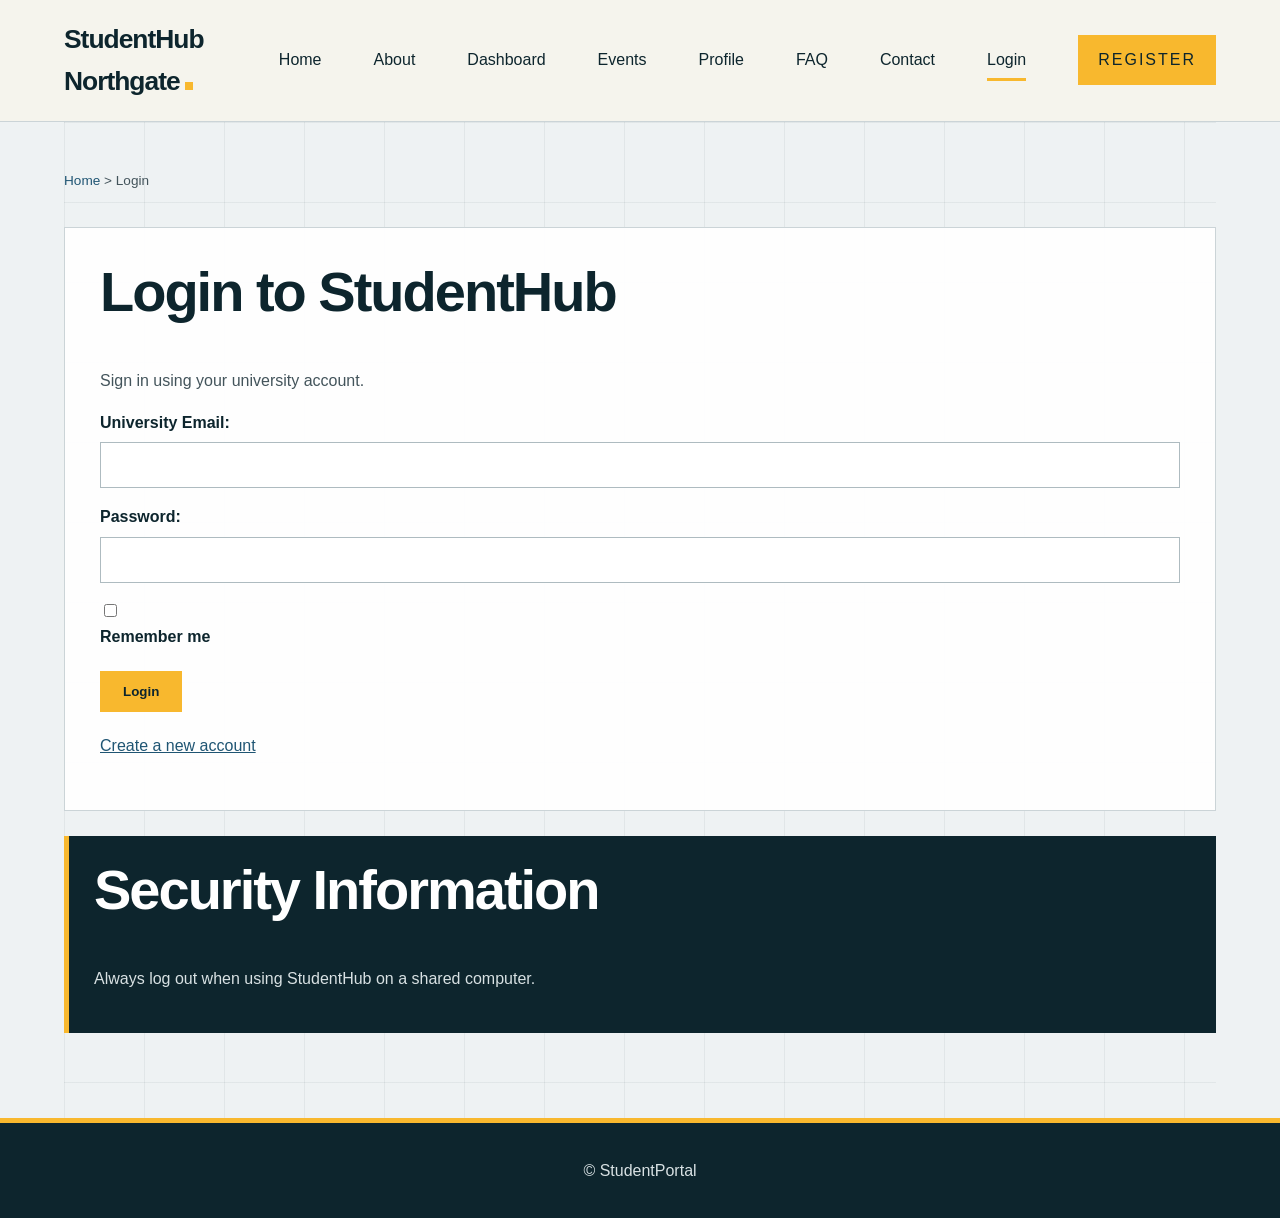
<file: login.html>
<!DOCTYPE html>
<html lang="en">

<head>
    <meta charset="UTF-8">
    <meta name="viewport" content="width=device-width, initial-scale=1.0">
    <title>Login - StudentHub</title>
    <link rel="stylesheet" href="css/style.css">
</head>

<body>

    <a href="#main-content">Skip to main content</a>

    <header>
        <h1>StudentHub Northgate</h1>

        <nav aria-label="Main Navigation">
            <a href="index.html">Home</a> |
            <a href="about.html">About</a> |
            <a href="dashboard.html">Dashboard</a> |
            <a href="events.html">Events</a> |
            <a href="profile.html">Profile</a> |
            <a href="faq.html">FAQ</a> |
            <a href="contact.html">Contact</a> |
            <a href="login.html" aria-current="page">Login</a> |
            <a href="register.html">Register</a>
        </nav>
    </header>

    <main id="main-content">

        <nav aria-label="Breadcrumb">
            <p>
                <a href="index.html">Home</a> &gt; Login
            </p>
        </nav>

        <section>
            <h2>Login to StudentHub</h2>

            <p>
                Sign in using your university account.
            </p>

            <form>

                <p>
                    <label for="email">University Email:</label>
                    <input type="email" id="email" name="email" required>
                </p>

                <p>
                    <label for="password">Password:</label>
                    <input type="password" id="password" name="password" required>
                </p>

                <p>
                    <input type="checkbox" id="remember" name="remember">
                    <label for="remember">Remember me</label>
                </p>

                <p>
                    <button type="submit">Login</button>
                </p>

            </form>

            <p>
                <a href="register.html">Create a new account</a>
            </p>
        </section>

        <aside>
            <h2>Security Information</h2>
            <p>
                Always log out when using StudentHub on a shared computer.
            </p>
        </aside>

    </main>

    <footer>
        <p>&copy; StudentPortal</p>
    </footer>

</body>

</html>
</file>
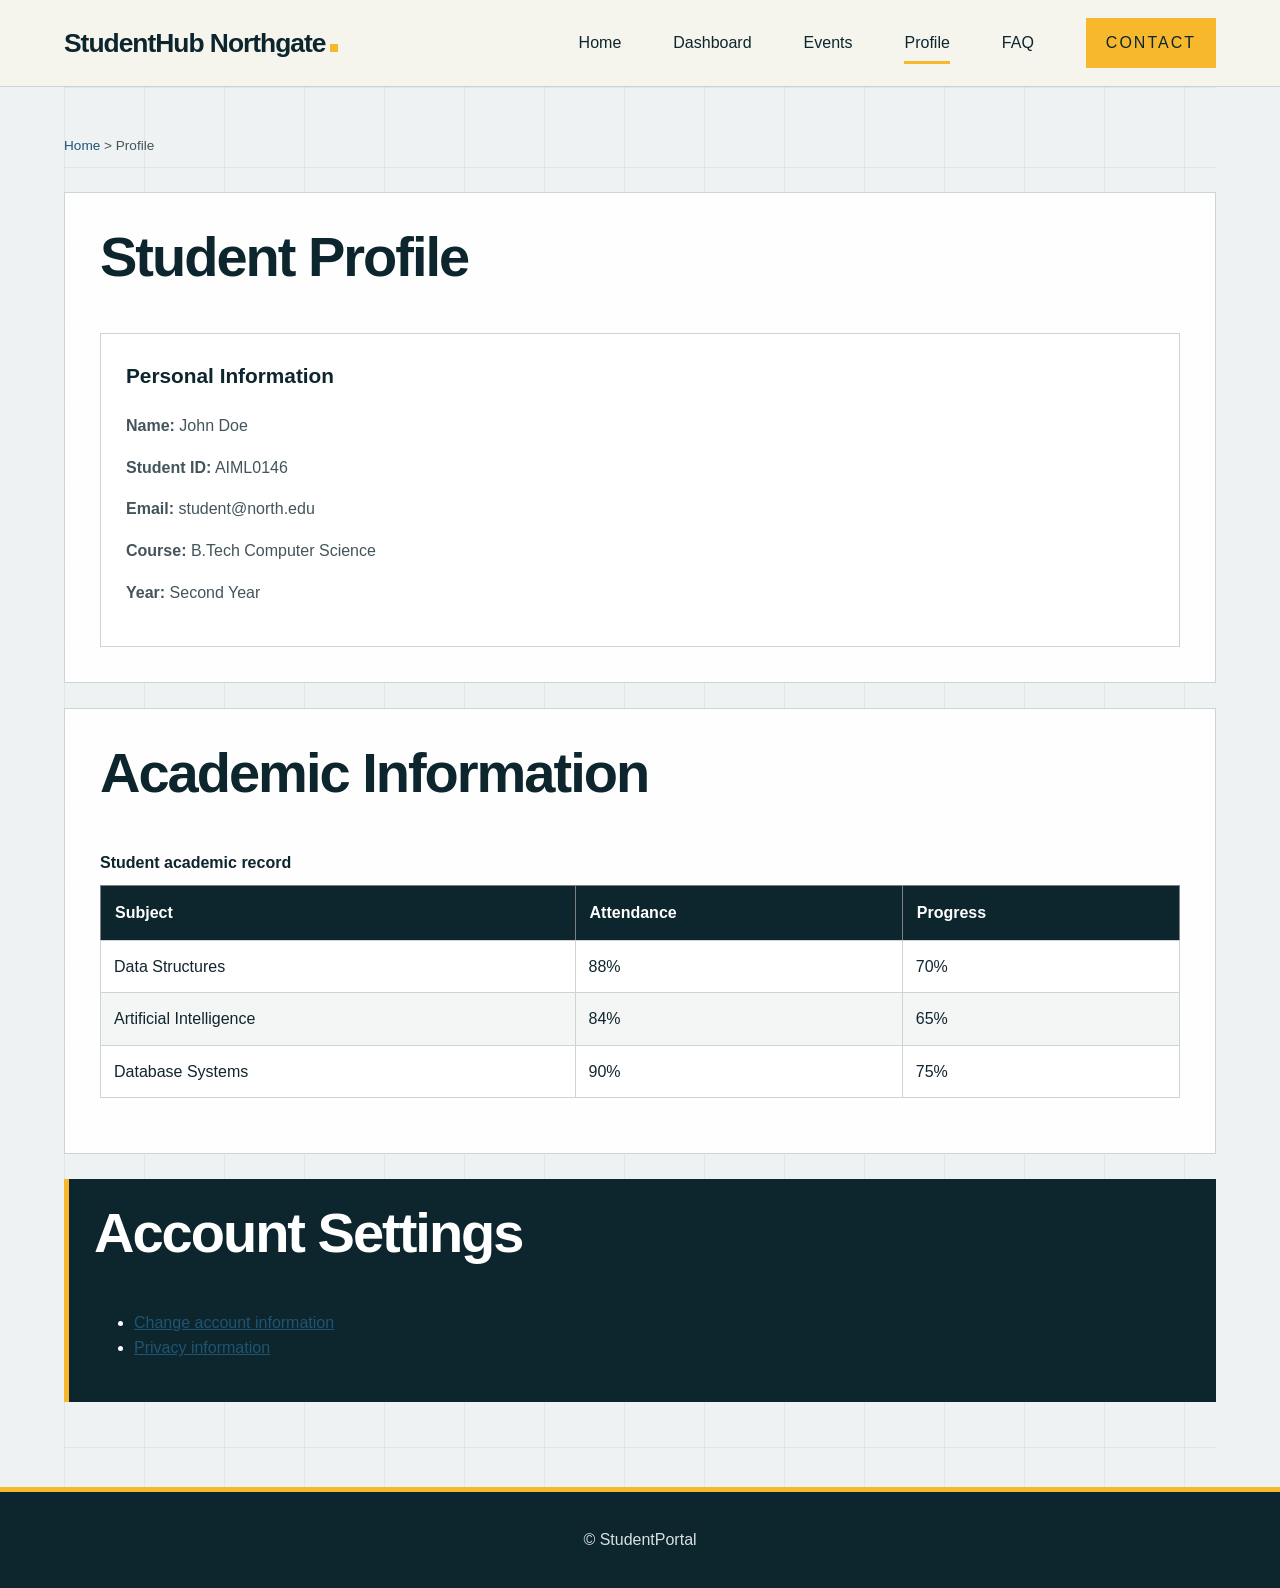
<file: profile.html>
<!DOCTYPE html>
<html lang="en">

<head>
    <meta charset="UTF-8">
    <meta name="viewport" content="width=device-width, initial-scale=1.0">
    <title>Profile - StudentHub</title>
    <link rel="stylesheet" href="css/style.css">
</head>

<body>

    <a href="#main-content">Skip to main content</a>

    <header>
        <h1>StudentHub Northgate</h1>

        <nav aria-label="Main Navigation">
            <a href="index.html">Home</a> |
            <a href="dashboard.html">Dashboard</a> |
            <a href="events.html">Events</a> |
            <a href="profile.html" aria-current="page">Profile</a> |
            <a href="faq.html">FAQ</a> |
            <a href="contact.html">Contact</a>
        </nav>
    </header>

    <main id="main-content">

        <nav aria-label="Breadcrumb">
            <p>
                <a href="index.html">Home</a> &gt; Profile
            </p>
        </nav>

        <section>
            <h2>Student Profile</h2>

            <article>
                <h3>Personal Information</h3>

                <p><strong>Name:</strong> John Doe</p>
                <p><strong>Student ID:</strong> AIML0146</p>
                <p><strong>Email:</strong> student@north.edu</p>
                <p><strong>Course:</strong> B.Tech Computer Science</p>
                <p><strong>Year:</strong> Second Year</p>
            </article>
        </section>

        <section>
            <h2>Academic Information</h2>

            <table border="1">
                <caption>Student academic record</caption>

                <thead>
                    <tr>
                        <th>Subject</th>
                        <th>Attendance</th>
                        <th>Progress</th>
                    </tr>
                </thead>

                <tbody>
                    <tr>
                        <td>Data Structures</td>
                        <td>88%</td>
                        <td>70%</td>
                    </tr>

                    <tr>
                        <td>Artificial Intelligence</td>
                        <td>84%</td>
                        <td>65%</td>
                    </tr>

                    <tr>
                        <td>Database Systems</td>
                        <td>90%</td>
                        <td>75%</td>
                    </tr>
                </tbody>
            </table>
        </section>

        <aside>
            <h2>Account Settings</h2>

            <ul>
                <li><a href="contact.html">Change account information</a></li>
                <li><a href="faq.html">Privacy information</a></li>
            </ul>
        </aside>

    </main>

    <footer>
        <p>&copy; StudentPortal</p>
    </footer>

</body>

</html>
</file>
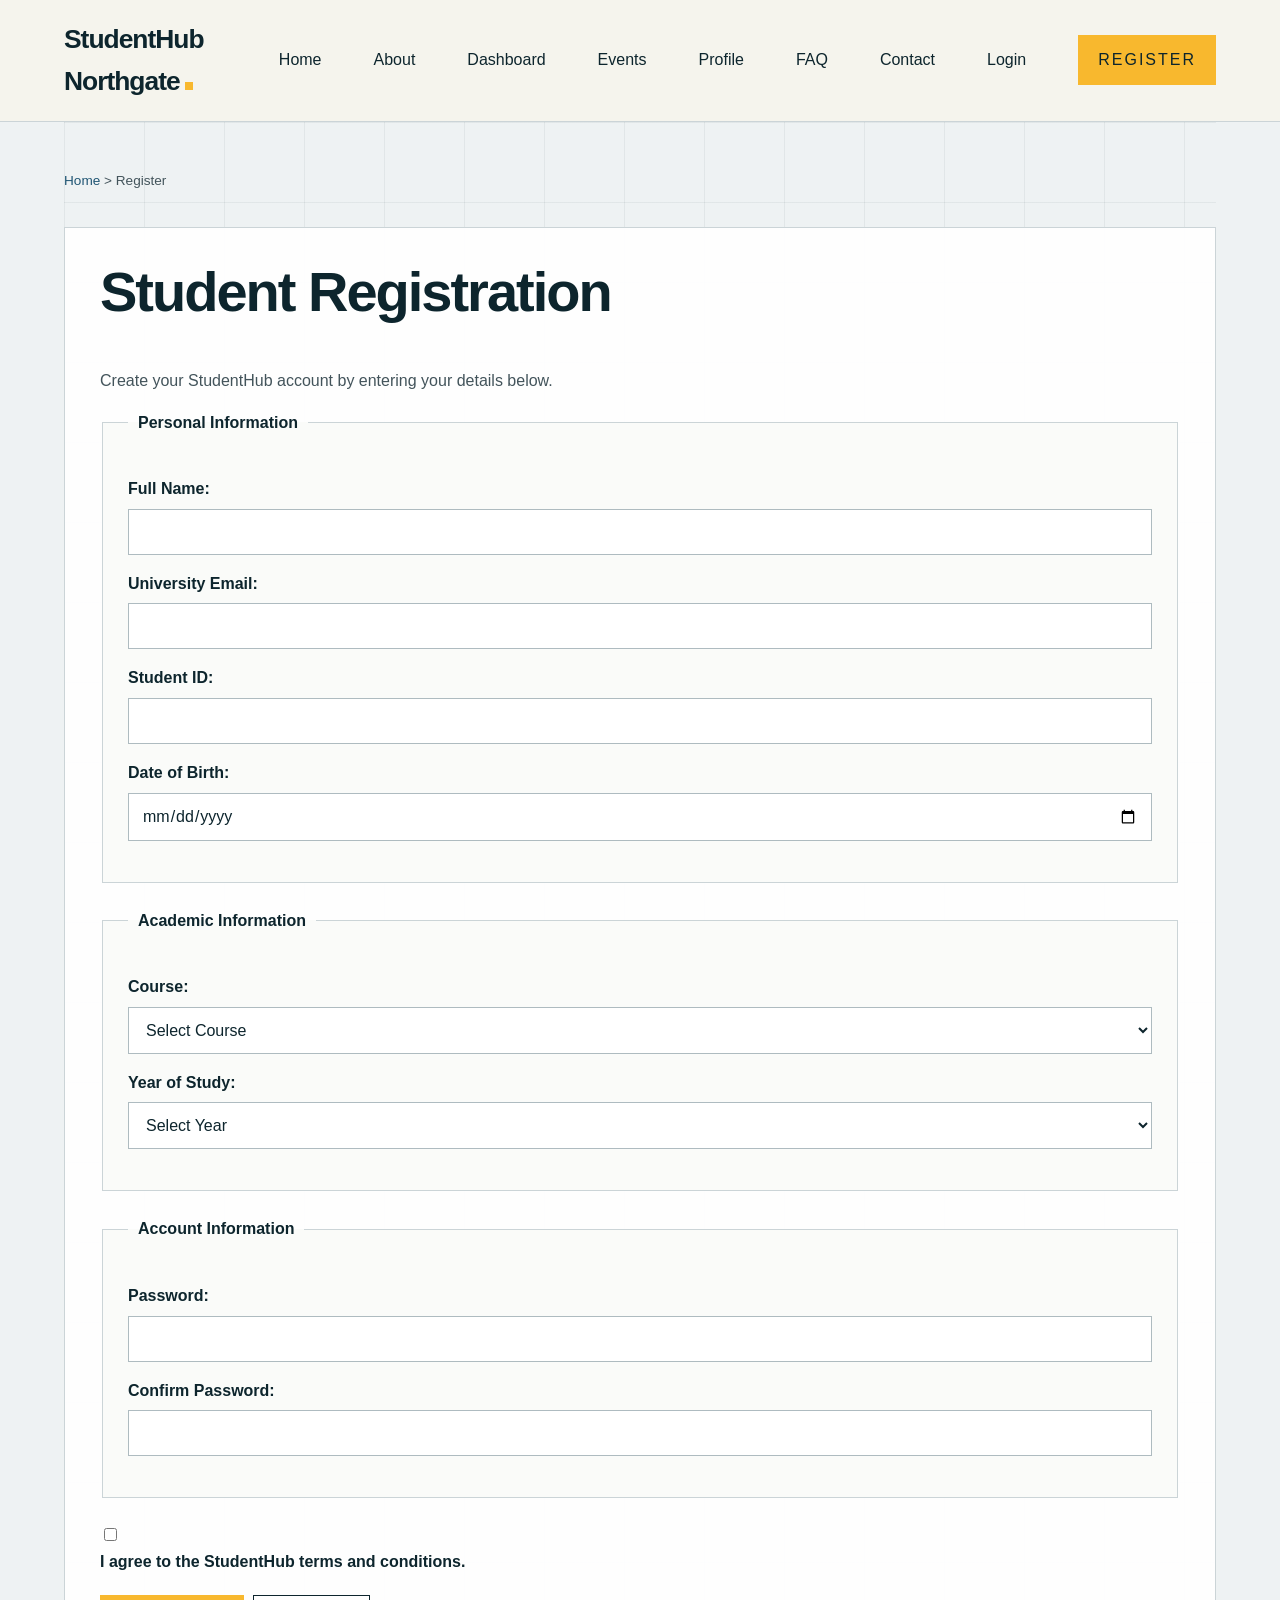
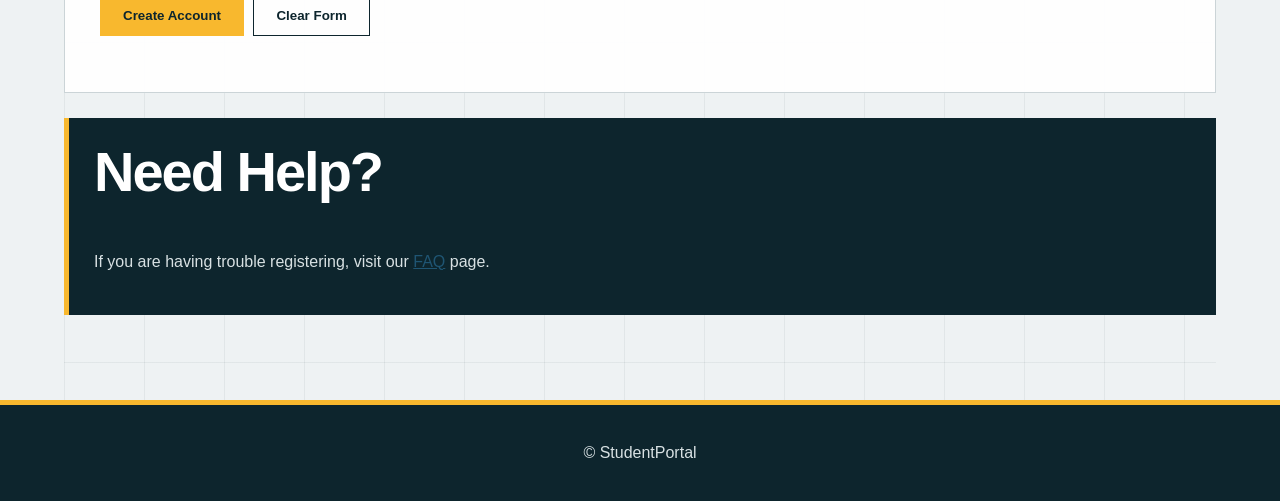
<file: register.html>
<!DOCTYPE html>
<html lang="en">

<head>
    <meta charset="UTF-8">
    <meta name="viewport" content="width=device-width, initial-scale=1.0">
    <title>Register - StudentHub</title>
    <link rel="stylesheet" href="css/style.css">
</head>

<body>

    <a href="#main-content">Skip to main content</a>

    <header>
        <h1>StudentHub Northgate</h1>

        <nav aria-label="Main Navigation">
            <a href="index.html">Home</a> |
            <a href="about.html">About</a> |
            <a href="dashboard.html">Dashboard</a> |
            <a href="events.html">Events</a> |
            <a href="profile.html">Profile</a> |
            <a href="faq.html">FAQ</a> |
            <a href="contact.html">Contact</a> |
            <a href="login.html">Login</a> |
            <a href="register.html" aria-current="page">Register</a>
        </nav>
    </header>

    <main id="main-content">

        <!-- Breadcrumb -->
        <nav aria-label="Breadcrumb">
            <p>
                <a href="index.html">Home</a> &gt; Register
            </p>
        </nav>

        <section>
            <h2>Student Registration</h2>

            <p>
                Create your StudentHub account by entering your details below.
            </p>

            <form>

                <fieldset>
                    <legend>Personal Information</legend>

                    <p>
                        <label for="fullname">Full Name:</label>
                        <input type="text" id="fullname" name="fullname" required>
                    </p>

                    <p>
                        <label for="email">University Email:</label>
                        <input type="email" id="email" name="email" required>
                    </p>

                    <p>
                        <label for="studentid">Student ID:</label>
                        <input type="text" id="studentid" name="studentid" required>
                    </p>

                    <p>
                        <label for="dob">Date of Birth:</label>
                        <input type="date" id="dob" name="dob">
                    </p>
                </fieldset>

                <fieldset>
                    <legend>Academic Information</legend>

                    <p>
                        <label for="course">Course:</label>

                        <select id="course" name="course">
                            <option value="">Select Course</option>
                            <option value="computer-science">Computer Science</option>
                            <option value="aiml">Artificial Intelligence and Machine Learning</option>
                            <option value="information-technology">Information Technology</option>
                            <option value="electronics">Electronics Engineering</option>
                        </select>
                    </p>

                    <p>
                        <label for="year">Year of Study:</label>

                        <select id="year" name="year">
                            <option value="">Select Year</option>
                            <option value="1">First Year</option>
                            <option value="2">Second Year</option>
                            <option value="3">Third Year</option>
                            <option value="4">Fourth Year</option>
                        </select>
                    </p>
                </fieldset>

                <fieldset>
                    <legend>Account Information</legend>

                    <p>
                        <label for="password">Password:</label>
                        <input type="password" id="password" name="password" required>
                    </p>

                    <p>
                        <label for="confirm-password">Confirm Password:</label>
                        <input type="password" id="confirm-password" name="confirm-password" required>
                    </p>
                </fieldset>

                <p>
                    <input type="checkbox" id="terms" name="terms" required>
                    <label for="terms">
                        I agree to the StudentHub terms and conditions.
                    </label>
                </p>

                <p>
                    <button type="submit">Create Account</button>
                    <button type="reset">Clear Form</button>
                </p>

            </form>
        </section>

        <aside>
            <h2>Need Help?</h2>
            <p>
                If you are having trouble registering,
                visit our <a href="faq.html">FAQ</a> page.
            </p>
        </aside>

    </main>

    <footer>
        <p>&copy; StudentPortal</p>
    </footer>

</body>

</html>
</file>
<file: css/style.css>
/* =====================================================
   STUDENTHUB - PRACTICAL 3
   Responsive CSS using Flexbox, Grid & Media Queries
   ===================================================== */

/* ---------- RESET ---------- */

* {
    box-sizing: border-box;
}

html {
    scroll-behavior: smooth;
}

body {
    margin: 0;
    font-family: Arial, Helvetica, sans-serif;
    background: #eef2f3;
    color: #10252e;
    line-height: 1.6;
}

/* ---------- COLORS ---------- */

:root {
    --navy: #0d252d;
    --navy-light: #173f4d;
    --blue: #1f5573;
    --yellow: #f8b82e;
    --yellow-light: #ffd66b;
    --cream: #f5f4ed;
    --white: #ffffff;
    --gray: #66757c;
    --border: #cbd4d7;
}

/* ---------- ACCESSIBILITY ---------- */

a:focus,
button:focus,
input:focus,
select:focus,
textarea:focus {
    outline: 3px solid var(--yellow);
    outline-offset: 3px;
}

/* Skip link */

body>a:first-child {
    position: absolute;
    left: -10000px;
    top: 10px;
    background: var(--yellow);
    color: var(--navy);
    padding: 10px 15px;
    z-index: 9999;
}

body>a:first-child:focus {
    left: 10px;
}

/* =====================================================
   HEADER
   ===================================================== */

header {
    background: var(--cream);
    color: var(--navy);
    padding: 18px 5%;
    border-bottom: 1px solid var(--border);

    display: flex;
    align-items: center;
    justify-content: space-between;
    gap: 30px;

    position: sticky;
    top: 0;
    z-index: 100;
}

/* Logo / heading */

header h1 {
    margin: 0;
    font-size: 1.65rem;
    font-weight: 800;
    letter-spacing: -1px;
}

header h1::after {
    content: "";
    display: inline-block;
    width: 8px;
    height: 8px;
    background: var(--yellow);
    margin-left: 5px;
}

/* =====================================================
   NAVIGATION
   ===================================================== */

header nav {
    display: flex;
    align-items: center;
    justify-content: flex-end;
    gap: 26px;

    /* Hides literal | characters in your HTML */
    font-size: 0;
}

header nav a {
    font-size: 1rem;
    color: var(--navy);
    text-decoration: none;
    padding: 8px 0;

    position: relative;
    transition: 0.2s ease;
}

/* Yellow underline */

header nav a::after {
    content: "";
    position: absolute;
    left: 0;
    bottom: 0;

    width: 0;
    height: 3px;

    background: var(--yellow);
    transition: width 0.2s ease;
}

header nav a:hover::after,
header nav a[aria-current="page"]::after {
    width: 100%;
}

header nav a:hover {
    color: var(--blue);
}

/* Register button */

header nav a:last-child {
    background: var(--yellow);
    padding: 12px 20px;
    color: var(--navy);
    text-transform: uppercase;
    letter-spacing: 2px;
}

header nav a:last-child::after {
    display: none;
}

header nav a:last-child:hover {
    background: var(--yellow-light);
}

/* =====================================================
   MAIN
   ===================================================== */

main {
    width: 90%;
    max-width: 1250px;
    margin: 0 auto;
    padding: 35px 0 60px;
}

/* Subtle grid background */

main {
    background-image:
        linear-gradient(rgba(16, 37, 46, 0.06) 1px, transparent 1px),
        linear-gradient(90deg, rgba(16, 37, 46, 0.06) 1px, transparent 1px);
    background-size: 80px 80px;
}

/* =====================================================
   BREADCRUMB
   ===================================================== */

nav[aria-label="Breadcrumb"] {
    display: block;
    margin-bottom: 35px;
    font-size: 0.85rem;
}

nav[aria-label="Breadcrumb"] a {
    color: var(--blue);
    text-decoration: none;
}

nav[aria-label="Breadcrumb"] a:hover {
    color: var(--yellow);
}

/* =====================================================
   HEADINGS
   ===================================================== */

h2 {
    font-size: clamp(2rem, 5vw, 3.5rem);
    line-height: 1.05;
    letter-spacing: -2px;
    margin-top: 0;
    color: var(--navy);
}

h3 {
    color: var(--navy);
    font-size: 1.3rem;
}

p {
    color: #43545b;
}

/* =====================================================
   SECTIONS
   ===================================================== */

section {
    background: rgba(255, 255, 255, 0.94);
    border: 1px solid var(--border);
    padding: 35px;
    margin-bottom: 25px;
}

/* =====================================================
   CARDS
   ===================================================== */

article,
.card {
    background: var(--white);
    border: 1px solid var(--border);
    padding: 25px;
    transition: 0.2s ease;
}

article:hover,
.card:hover {
    transform: translateY(-4px);
    box-shadow: 0 10px 25px rgba(13, 37, 45, 0.12);
}

article h3,
.card h3 {
    margin-top: 0;
}

/* =====================================================
   GRID
   ===================================================== */

.dashboard-grid,
.card-container,
.events-grid {
    display: grid;
    grid-template-columns: repeat(3, 1fr);
    gap: 20px;
}

/* Generic grid classes if your pages use them */

.grid {
    display: grid;
    grid-template-columns: repeat(3, 1fr);
    gap: 20px;
}

/* =====================================================
   FLEXBOX
   ===================================================== */

.flex-container {
    display: flex;
    flex-wrap: wrap;
    gap: 20px;
}

.flex-container>* {
    flex: 1;
    min-width: 220px;
}

/* =====================================================
   ASIDE
   ===================================================== */

aside {
    background: var(--navy);
    color: white;
    padding: 25px;
    margin: 25px 0;
    border-left: 5px solid var(--yellow);
}

aside h2,
aside h3 {
    color: white;
}

aside p {
    color: #d8e1e3;
}

aside a {
    color: var(--yellow);
}

/* =====================================================
   FORMS
   ===================================================== */

form {
    width: 100%;
}

fieldset {
    border: 1px solid var(--border);
    background: #fafbf9;
    padding: 25px;
    margin-bottom: 25px;
}

legend {
    padding: 0 10px;
    font-weight: bold;
    color: var(--navy);
}

label {
    display: block;
    margin-bottom: 7px;
    font-weight: bold;
    color: var(--navy);
}

input,
select,
textarea {
    width: 100%;
    padding: 13px;
    border: 1px solid #aebbc0;
    background: white;
    font-family: inherit;
    font-size: 1rem;
    color: var(--navy);
}

input:focus,
select:focus,
textarea:focus {
    border-color: var(--blue);
}

textarea {
    min-height: 130px;
    resize: vertical;
}

/* Checkbox */

input[type="checkbox"],
input[type="radio"] {
    width: auto;
    margin-right: 8px;
}

/* =====================================================
   BUTTONS
   ===================================================== */

button {
    background: var(--yellow);
    color: var(--navy);
    border: 1px solid var(--yellow);
    padding: 12px 22px;
    font-weight: bold;
    cursor: pointer;
    margin: 5px 5px 5px 0;
    transition: 0.2s ease;
}

button:hover {
    background: var(--yellow-light);
    transform: translateY(-2px);
}

button[type="reset"] {
    background: transparent;
    color: var(--navy);
    border: 1px solid var(--navy);
}

button[type="reset"]:hover {
    background: var(--navy);
    color: white;
}

/* =====================================================
   LINKS
   ===================================================== */

main a {
    color: var(--blue);
}

main a:hover {
    color: #0b3449;
}

/* =====================================================
   TABLES
   ===================================================== */

table {
    width: 100%;
    border-collapse: collapse;
    background: white;
    margin: 20px 0;
}

caption {
    text-align: left;
    font-weight: bold;
    color: var(--navy);
    margin-bottom: 10px;
}

th {
    background: var(--navy);
    color: white;
    text-align: left;
    padding: 14px;
}

td {
    padding: 13px;
    border: 1px solid var(--border);
}

tr:nth-child(even) {
    background: #f4f6f5;
}

/* =====================================================
   IMAGES
   ===================================================== */

img {
    max-width: 100%;
    height: auto;
    display: block;
}

/* =====================================================
   FOOTER
   ===================================================== */

footer {
    background: var(--navy);
    color: white;
    padding: 35px 5%;
    text-align: center;
    border-top: 5px solid var(--yellow);
}

footer p {
    color: #d8e1e3;
    margin: 0;
}

footer a {
    color: var(--yellow);
}

/* =====================================================
   TABLET
   ===================================================== */

@media (max-width: 900px) {

    header {
        padding: 16px 4%;
    }

    header h1 {
        font-size: 1.4rem;
    }

    header nav {
        gap: 15px;
    }

    header nav a {
        font-size: 0.9rem;
    }

    main {
        width: 92%;
    }

    .dashboard-grid,
    .card-container,
    .events-grid,
    .grid {
        grid-template-columns: repeat(2, 1fr);
    }

    section {
        padding: 28px;
    }
}

/* =====================================================
   MOBILE
   ===================================================== */

@media (max-width: 650px) {

    header {
        position: relative;

        flex-direction: column;
        align-items: stretch;

        padding: 18px;
    }

    header h1 {
        text-align: center;
        font-size: 1.5rem;
    }

    header nav {
        flex-direction: column;
        align-items: stretch;
        gap: 2px;
    }

    header nav a {
        text-align: center;
        padding: 10px;
    }

    header nav a:last-child {
        margin-top: 5px;
    }

    main {
        width: 94%;
        padding-top: 25px;
    }

    h2 {
        font-size: 2.2rem;
        letter-spacing: -1px;
    }

    section,
    article,
    aside {
        padding: 20px;
    }

    .dashboard-grid,
    .card-container,
    .events-grid,
    .grid {
        grid-template-columns: 1fr;
    }

    .flex-container {
        flex-direction: column;
    }

    .flex-container>* {
        width: 100%;
    }

    table {
        display: block;
        overflow-x: auto;
        white-space: nowrap;
    }

    button {
        width: 100%;
        margin: 5px 0;
    }
}

/* =====================================================
   SMALL PHONES
   ===================================================== */

@media (max-width: 400px) {

    header h1 {
        font-size: 1.25rem;
    }

    main {
        width: 96%;
    }

    section,
    article,
    aside {
        padding: 16px;
    }

    h2 {
        font-size: 1.9rem;
    }
}
</file>
